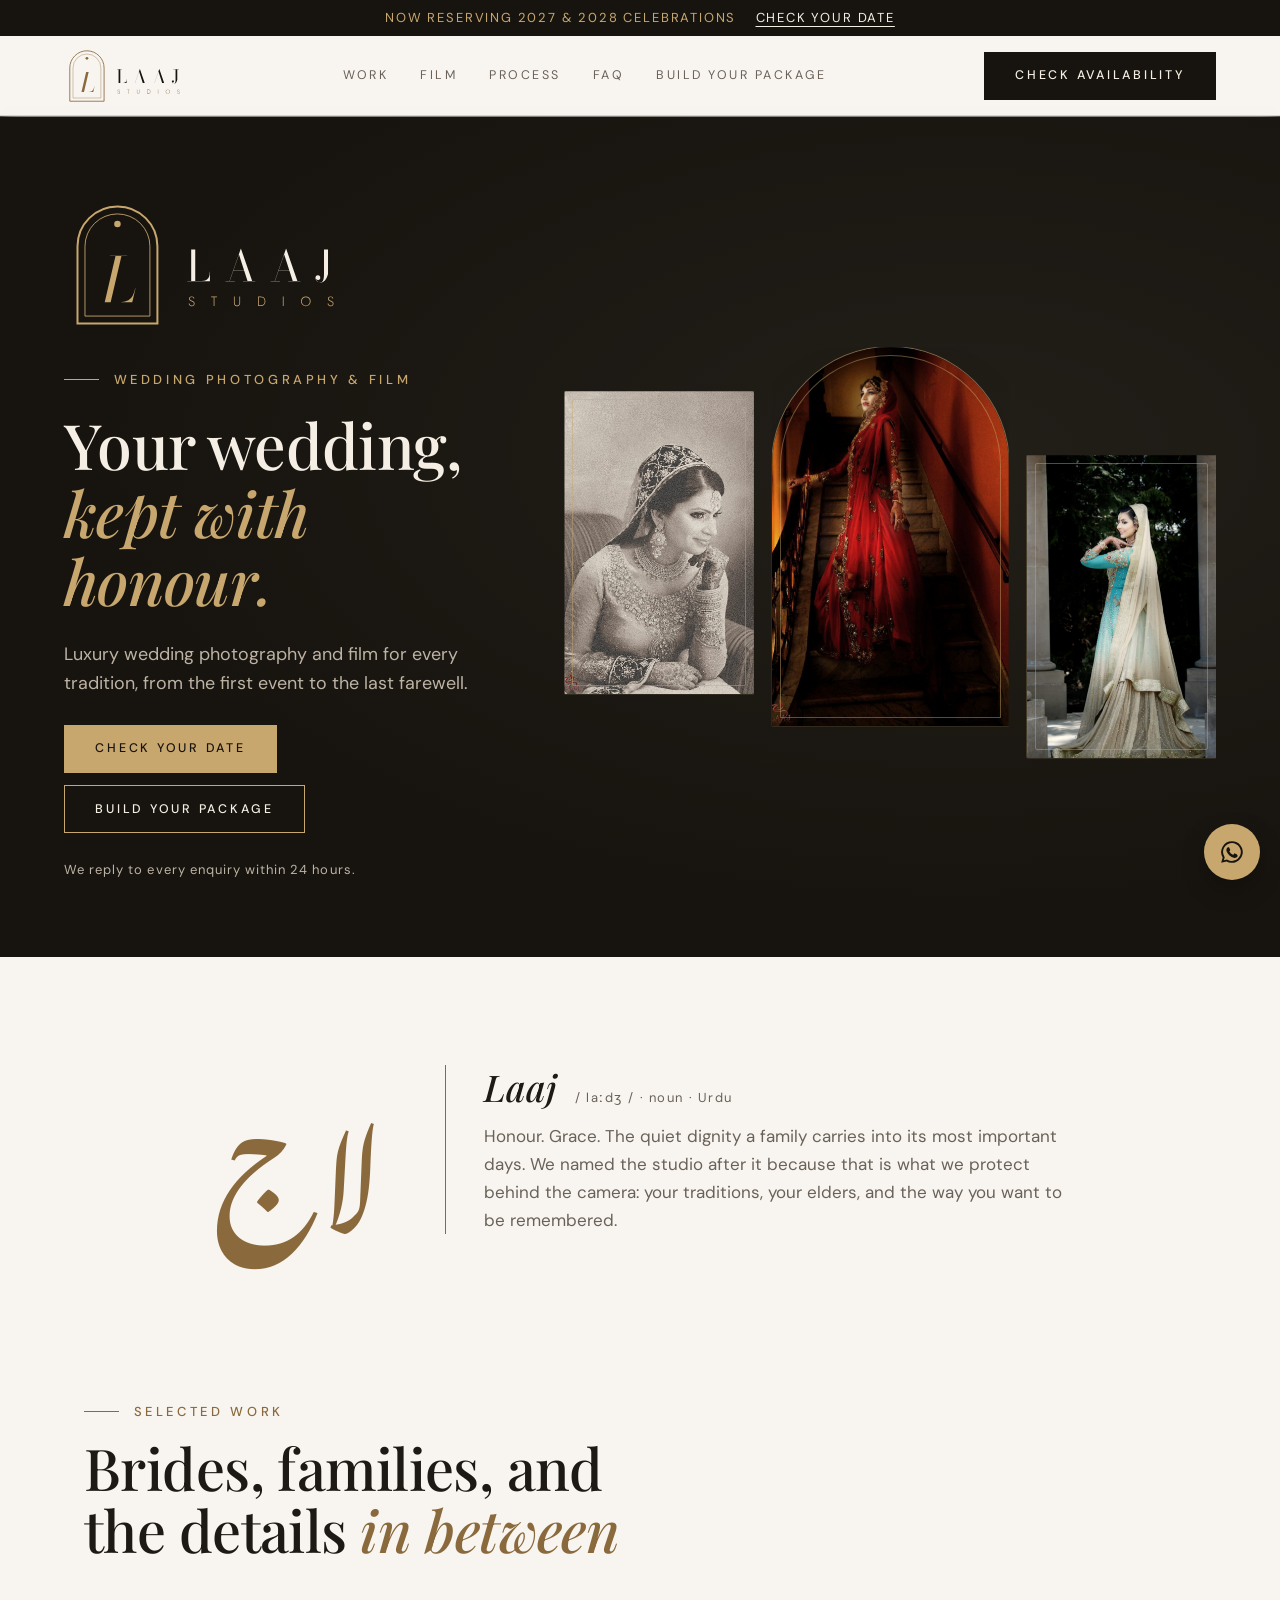
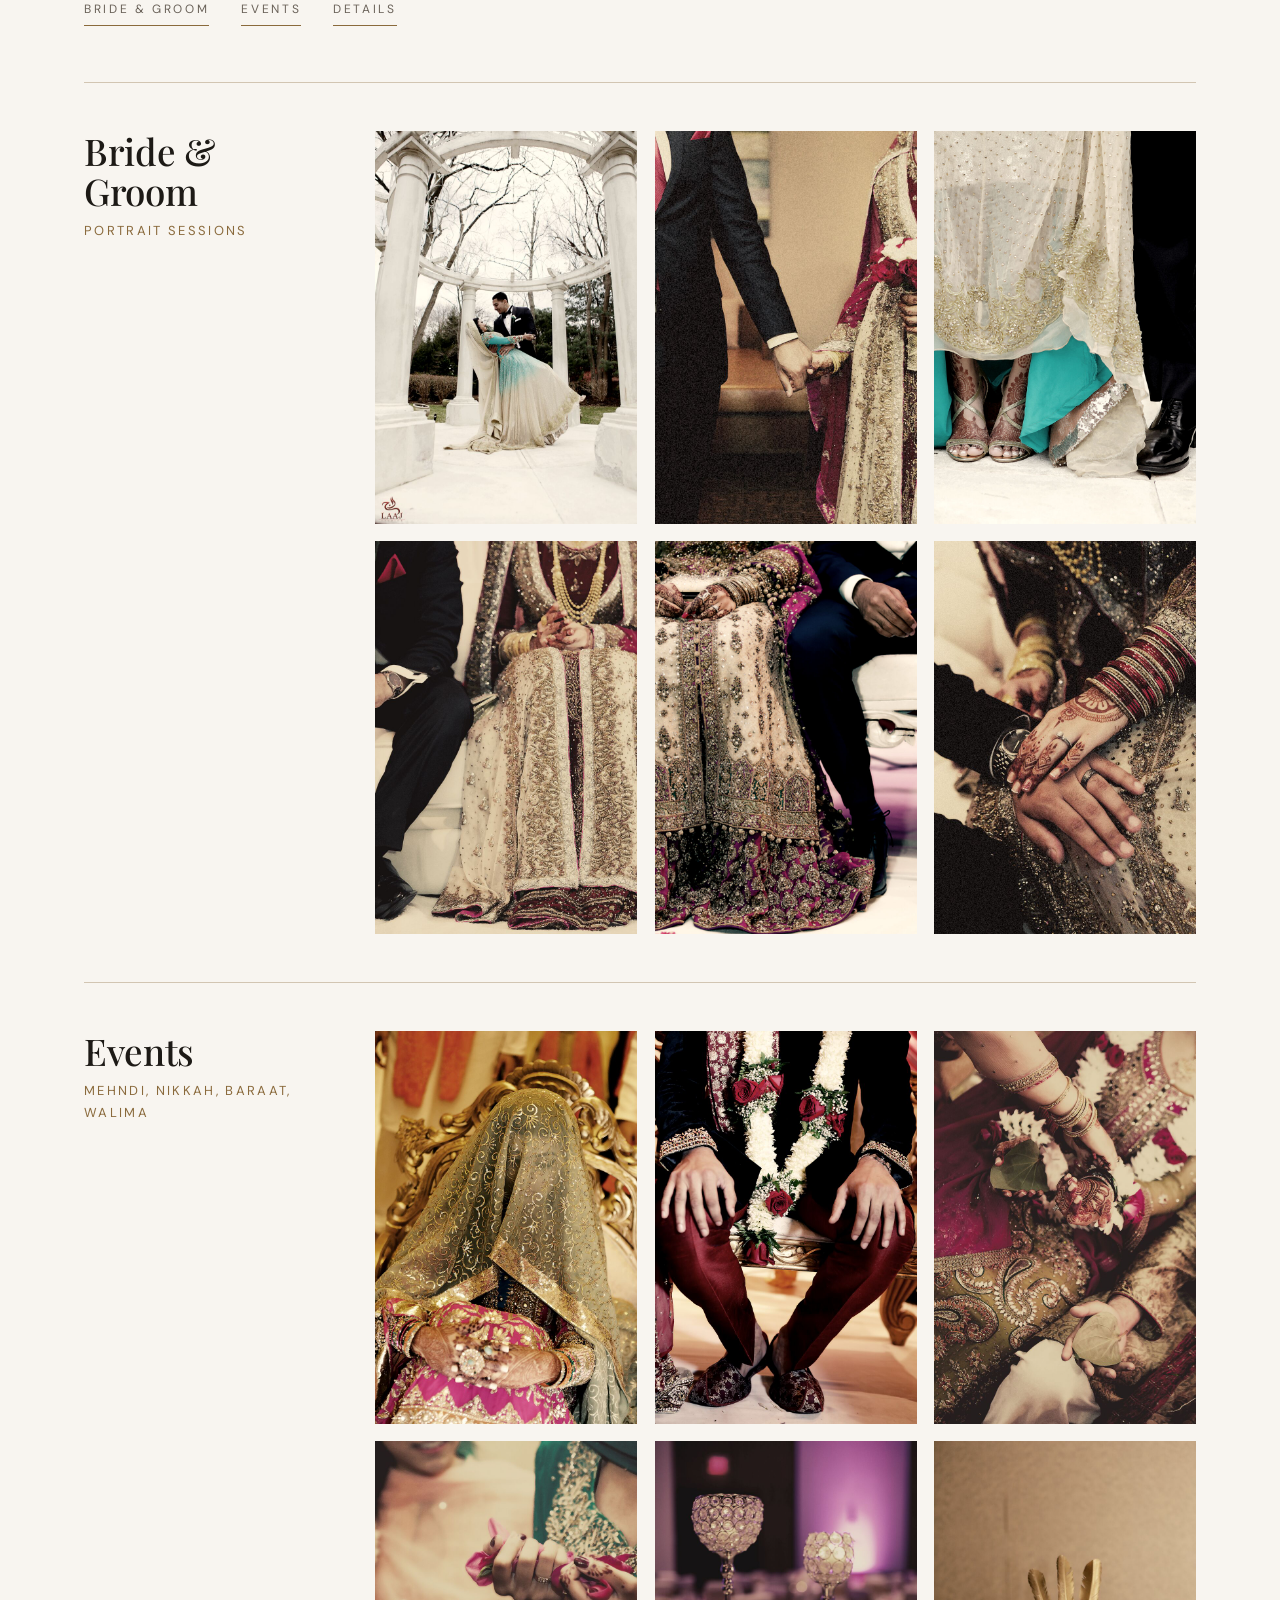
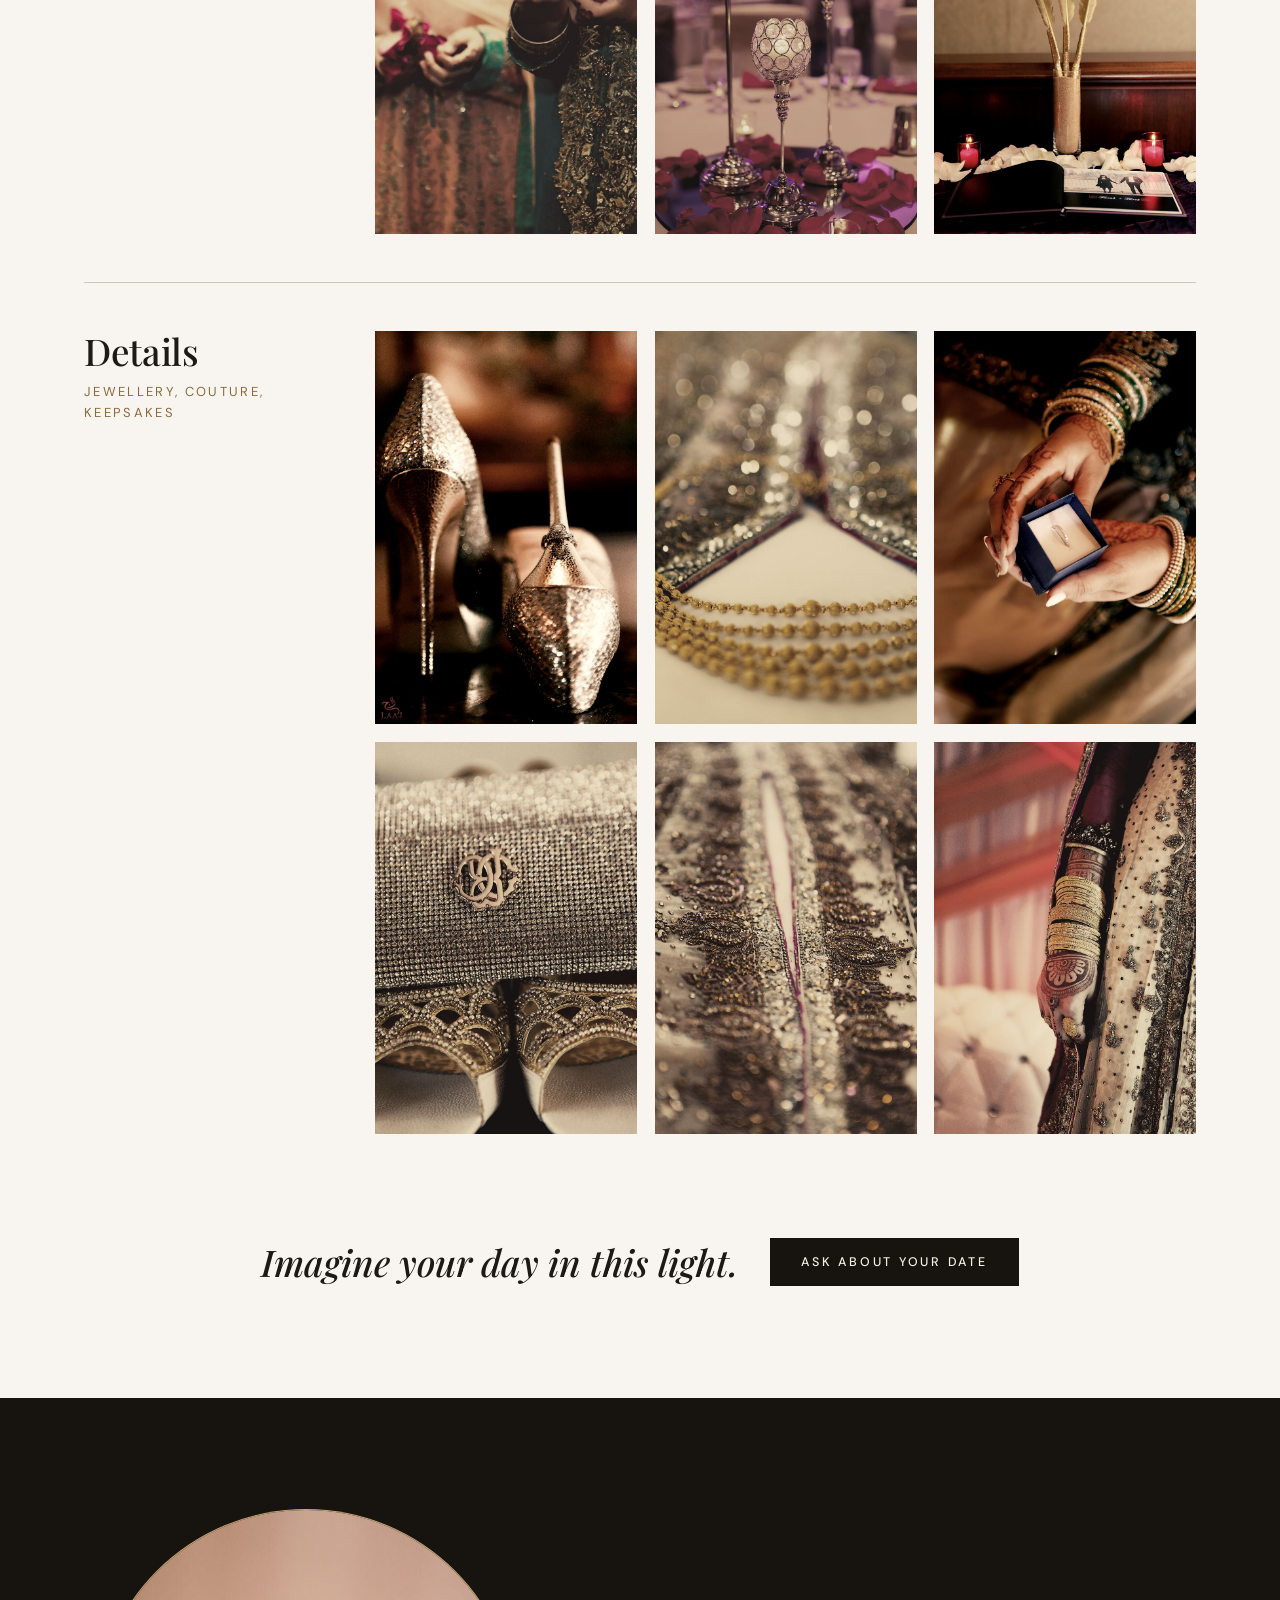
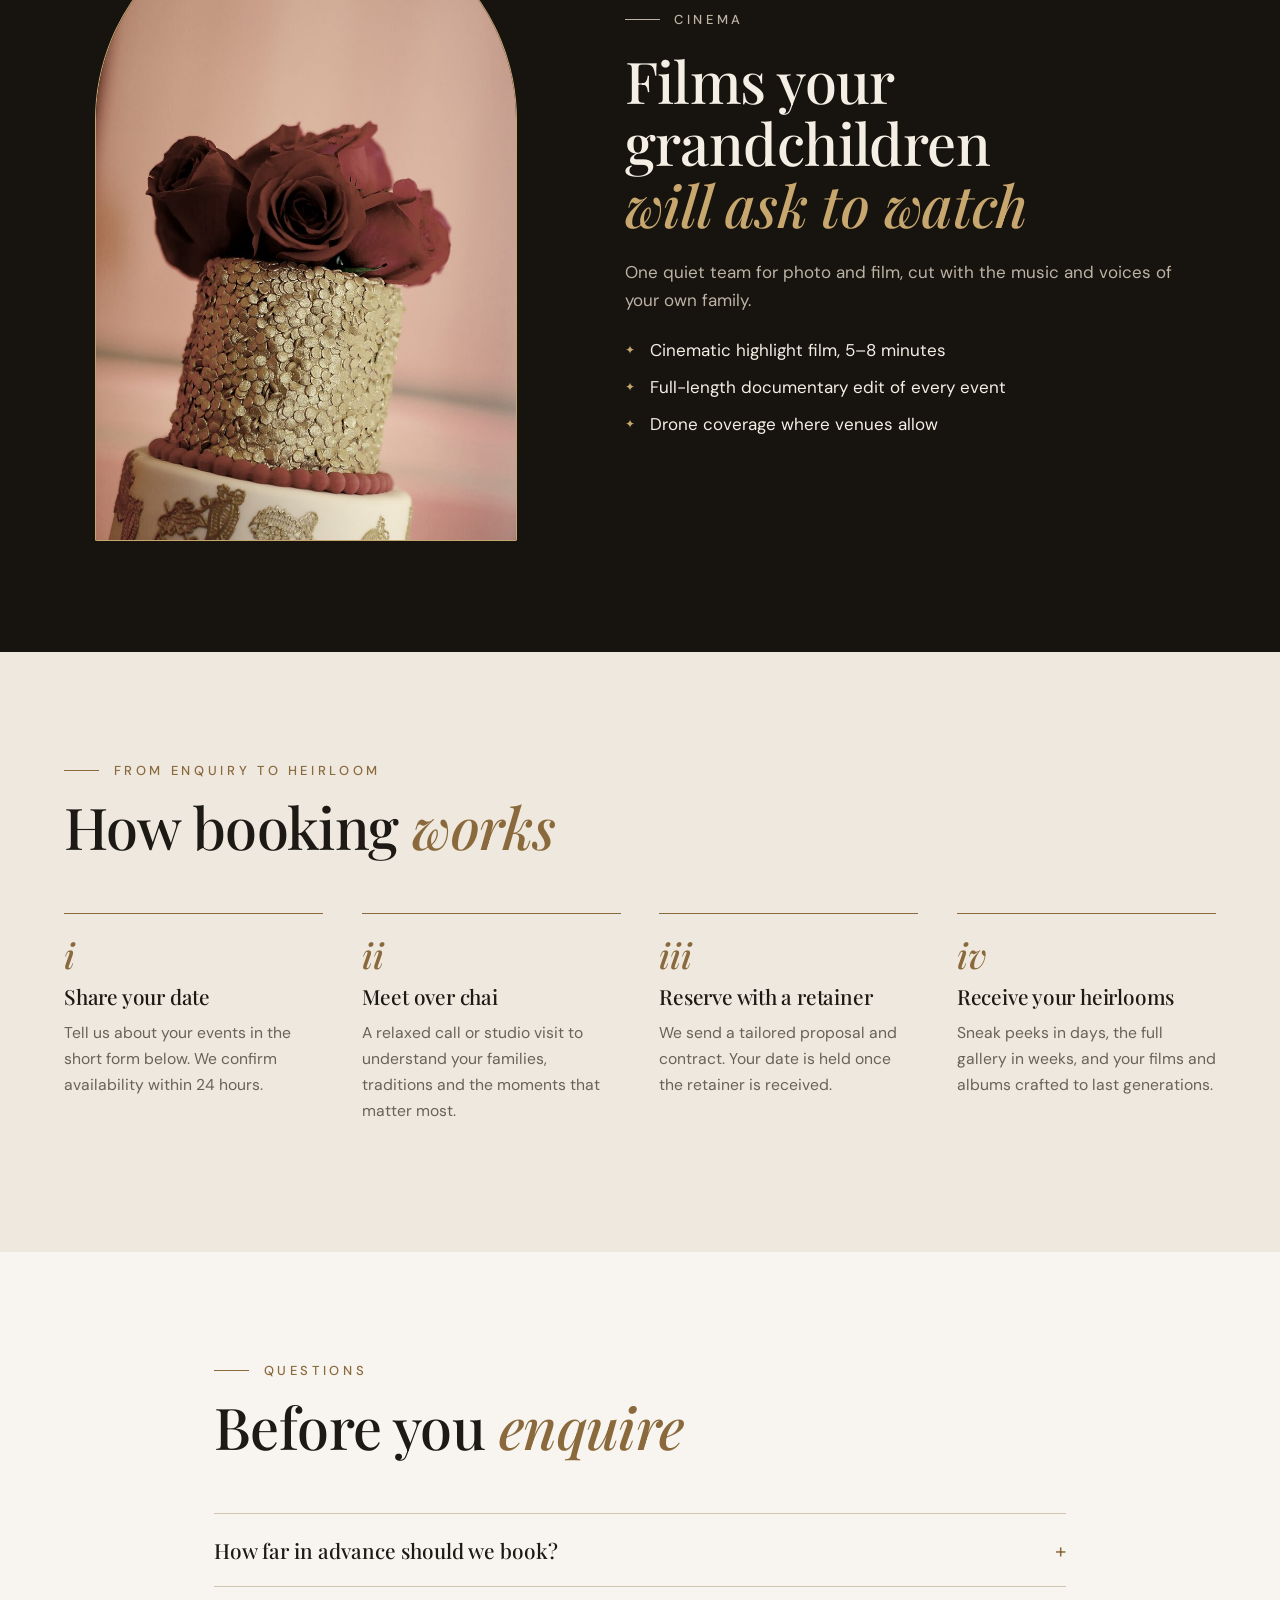
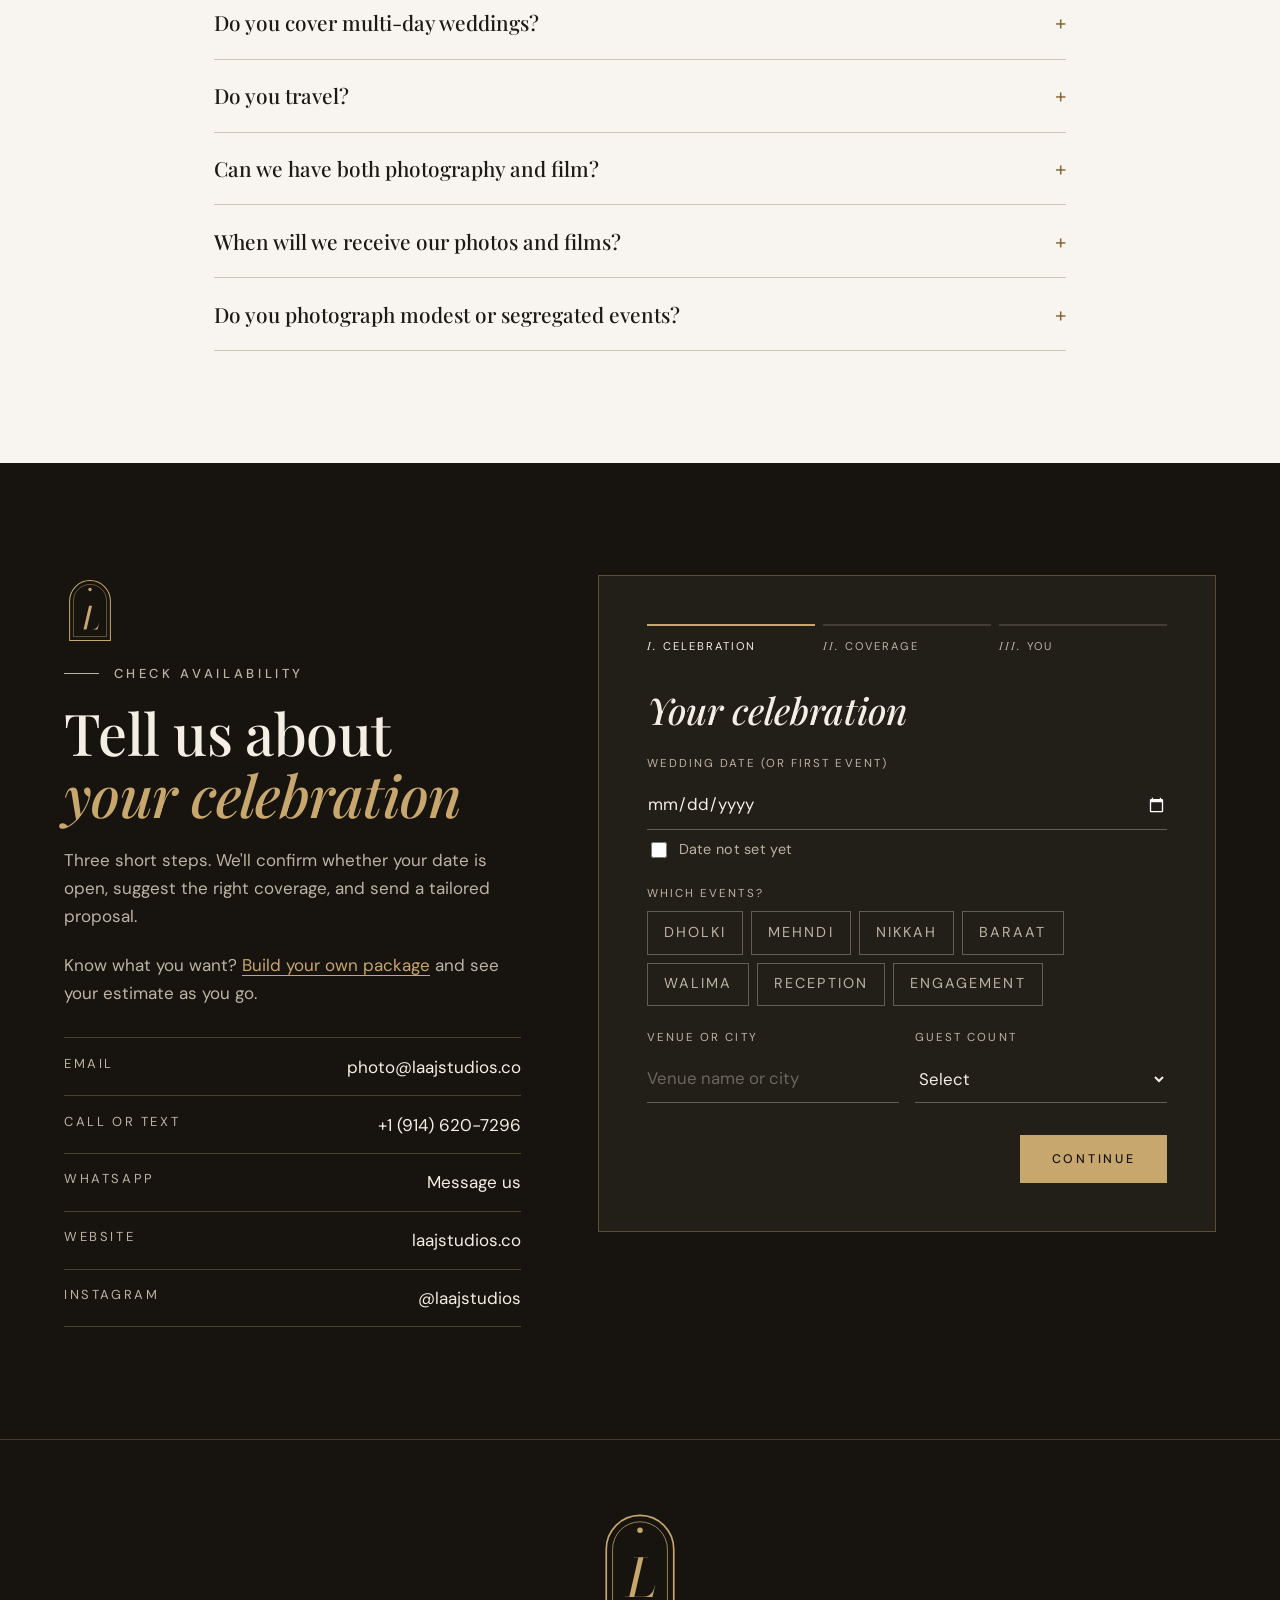
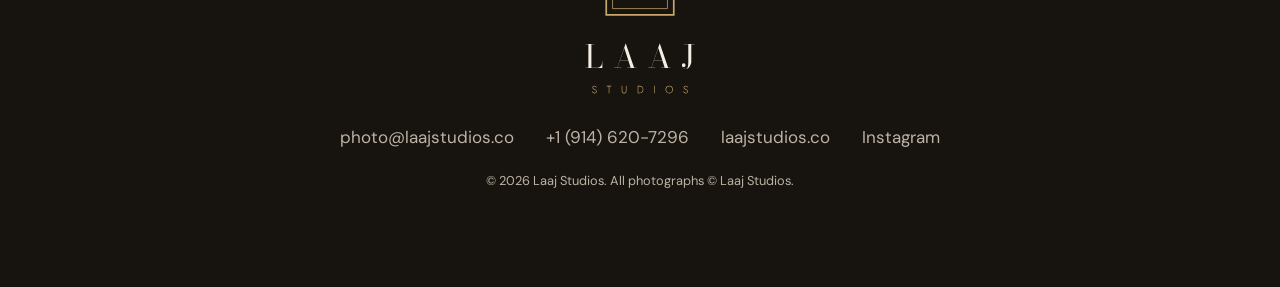
<file: index.html>
<!doctype html>
<html lang="en">
<head>
<meta charset="utf-8">
<meta name="viewport" content="width=device-width, initial-scale=1, viewport-fit=cover">
<title>Laaj Studios</title>
<meta name="description" content="Laaj Studios — luxury wedding photography and film for every tradition, captured with grace. Check your date today.">
<meta property="og:title" content="Laaj Studios · Wedding Photography & Film">
<meta property="og:description" content="Luxury wedding photography and film for every tradition.">
<meta property="og:image" content="https://laajstudios.co/images/bride-staircase.jpg">
<meta property="og:url" content="https://laajstudios.co/">
<meta property="og:type" content="website">
<link rel="canonical" href="https://laajstudios.co/">
<link rel="icon" type="image/png" href="images/favicon.png">
<link rel="apple-touch-icon" href="images/apple-touch-icon.png">
<link rel="preconnect" href="https://fonts.googleapis.com">
<link rel="preconnect" href="https://fonts.gstatic.com" crossorigin>
<link rel="stylesheet" href="https://fonts.googleapis.com/css2?family=Playfair+Display:ital,wght@0,500;0,600;1,500&family=DM+Sans:opsz,wght@9..40,400;9..40,500;9..40,600&family=Noto+Nastaliq+Urdu:wght@500&display=swap">
<link rel="stylesheet" href="css/styles.css">
<script type="application/ld+json">
{"@context":"https://schema.org","@type":"ProfessionalService","name":"Laaj Studios",
 "description":"Luxury wedding photography and film.","url":"https://laajstudios.co/",
 "telephone":"+1-914-620-7296","email":"photo@laajstudios.co","image":"https://laajstudios.co/images/bride-staircase.jpg",
 "sameAs":["https://www.instagram.com/laajstudios/"]}
</script>
</head>
<body>

<a class="skip" href="#enquire">Skip to enquiry form</a>

<div class="ribbon"><span data-cfg="bookingNote">Now reserving 2027 &amp; 2028 celebrations</span><a href="#enquire">Check your date</a></div>

<header class="nav" id="top">
  <a class="nav__brand" href="#top" aria-label="Laaj Studios home">
    <img src="images/logo-horizontal.svg" alt="Laaj Studios" width="190" height="64">
  </a>
  <nav class="nav__links" aria-label="Primary">
    <a href="#work">Work</a>
    <a href="#film">Film</a>
    <a href="#process">Process</a>
    <a href="#faq">FAQ</a>
    <a href="build.html">Build your package</a>
  </nav>
  <a class="btn btn--dark nav__cta" href="#enquire">Check availability</a>
</header>

<main>

<!-- HERO -->
<section class="hero">
  <div class="hero__text">
    <img class="hero__logo" src="images/logo-horizontal-dark.svg" alt="Laaj Studios" width="300" height="104">
    <p class="eyebrow eyebrow--gold">Wedding photography &amp; film</p>
    <h1>Your wedding,<br><em>kept with honour.</em></h1>
    <p class="hero__lede">Luxury wedding photography and film for every tradition, from the first event to the last farewell.</p>
    <div class="hero__ctas">
      <a class="btn btn--gold" href="#enquire">Check your date</a>
      <a class="btn btn--line" href="build.html">Build your package</a>
    </div>
    <p class="hero__note" data-cfg="replyPromise">We reply to every enquiry within 24 hours.</p>
  </div>
  <div class="hero__arches" aria-hidden="true">
    <figure class="arch arch--side arch--rect"><img src="images/hero-bride-classic.jpg" alt="" width="800" height="1200"></figure>
    <figure class="arch arch--centre"><img src="images/bride-staircase.jpg" alt="" width="800" height="1200"></figure>
    <figure class="arch arch--side arch--rect arch--low"><img src="images/hero-bride-colonnade.jpg" alt="" width="800" height="1200"></figure>
  </div>
</section>

<!-- MEANING -->
<section class="meaning">
  <p class="meaning__urdu" lang="ur" dir="rtl">لاج</p>
  <div class="meaning__def">
    <p class="meaning__word">Laaj <span>/ laːdʒ / · noun · Urdu</span></p>
    <p>Honour. Grace. The quiet dignity a family carries into its most important days. We named the studio after it because that is what we protect behind the camera: your traditions, your elders, and the way you want to be remembered.</p>
  </div>
</section>

<!-- WORK -->
<section class="work" id="work">
  <div class="section-head">
    <p class="eyebrow">Selected work</p>
    <h2>Brides, families, and the details <em>in between</em></h2>
  </div>
  <nav class="portfolio-nav" aria-label="Portfolio sections">
    <a href="#bride-groom">Bride &amp; Groom</a>
    <a href="#events">Events</a>
    <a href="#details">Details</a>
  </nav>
  <div class="portfolio" id="bride-groom">
    <div class="portfolio__head">
      <h3>Bride &amp; Groom</h3>
      <p class="portfolio__kicker">Portrait sessions</p>
    </div>
    <div class="gallery">
      <button class="gallery__item" data-full="images/couple-gazebo.jpg"><img src="images/couple-gazebo.jpg" alt="Couple dancing beneath a white gazebo in winter" loading="lazy" width="800" height="1200"></button>
      <button class="gallery__item" data-full="images/couple-hand-in-hand.jpg"><img src="images/couple-hand-in-hand.jpg" alt="Bride and groom walking hand in hand" loading="lazy" width="800" height="1200"></button>
      <button class="gallery__item" data-full="images/couple-hem-aqua.jpg"><img src="images/couple-hem-aqua.jpg" alt="Ivory and aqua lehenga hem beside the groom's polished shoes" loading="lazy" width="800" height="1200"></button>
      <button class="gallery__item" data-full="images/couple-seated-ivory.jpg"><img src="images/couple-seated-ivory.jpg" alt="Bride in an ivory lehenga seated beside the groom" loading="lazy" width="800" height="1200"></button>
      <button class="gallery__item" data-full="images/couple-seated-gold.jpg"><img src="images/couple-seated-gold.jpg" alt="Bride in a gold-embroidered lehenga seated beside the groom" loading="lazy" width="800" height="1200"></button>
      <button class="gallery__item" data-full="images/couple-hands-rings.jpg"><img src="images/couple-hands-rings.jpg" alt="The couple's hands, mehndi and wedding rings" loading="lazy" width="800" height="1200"></button>
    </div>
  </div>
  <div class="portfolio" id="events">
    <div class="portfolio__head">
      <h3>Events</h3>
      <p class="portfolio__kicker">Mehndi, Nikkah, Baraat, Walima</p>
    </div>
    <div class="gallery">
      <button class="gallery__item" data-full="images/event-nikkah-veil.jpg"><img src="images/event-nikkah-veil.jpg" alt="Bride beneath a gold veil on the nikkah stage" loading="lazy" width="800" height="1200"></button>
      <button class="gallery__item" data-full="images/event-baraat-groom.jpg"><img src="images/event-baraat-groom.jpg" alt="Groom seated in a rose garland at the baraat" loading="lazy" width="800" height="1200"></button>
      <button class="gallery__item" data-full="images/event-mehndi-ritual.jpg"><img src="images/event-mehndi-ritual.jpg" alt="Mehndi ritual with flowers and bangles" loading="lazy" width="800" height="1200"></button>
      <button class="gallery__item" data-full="images/event-mehndi-petals.jpg"><img src="images/event-mehndi-petals.jpg" alt="Rose petals in hennaed hands at the mehndi" loading="lazy" width="800" height="1200"></button>
      <button class="gallery__item" data-full="images/event-reception-tables.jpg"><img src="images/event-reception-tables.jpg" alt="Crystal candle centrepieces at the reception" loading="lazy" width="800" height="1200"></button>
      <button class="gallery__item" data-full="images/event-guestbook.jpg"><img src="images/event-guestbook.jpg" alt="Gilded quills beside the wedding guestbook" loading="lazy" width="800" height="1200"></button>
    </div>
  </div>
  <div class="portfolio" id="details">
    <div class="portfolio__head">
      <h3>Details</h3>
      <p class="portfolio__kicker">Jewellery, couture, keepsakes</p>
    </div>
    <div class="gallery">
      <button class="gallery__item" data-full="images/detail-heels.jpg"><img src="images/detail-heels.jpg" alt="Gold glitter bridal heels in warm light" loading="lazy" width="800" height="1200"></button>
      <button class="gallery__item" data-full="images/detail-necklace.jpg"><img src="images/detail-necklace.jpg" alt="Gold bridal necklace laid on an embroidered neckline" loading="lazy" width="800" height="1200"></button>
      <button class="gallery__item" data-full="images/detail-ring-box.jpg"><img src="images/detail-ring-box.jpg" alt="Mehndi-adorned hands in gold bangles opening a ring box" loading="lazy" width="800" height="1200"></button>
      <button class="gallery__item" data-full="images/detail-clutch.jpg"><img src="images/detail-clutch.jpg" alt="Jewelled bridal clutch above crystal heels" loading="lazy" width="800" height="1200"></button>
      <button class="gallery__item" data-full="images/detail-embroidery.jpg"><img src="images/detail-embroidery.jpg" alt="Close detail of zardozi embroidery" loading="lazy" width="800" height="1200"></button>
      <button class="gallery__item" data-full="images/detail-bangles.jpg"><img src="images/detail-bangles.jpg" alt="Stacked gold bangles against an embroidered lehenga" loading="lazy" width="800" height="1200"></button>
    </div>
  </div>
  <div class="inline-cta">
    <p>Imagine your day in this light.</p>
    <a class="btn btn--dark" href="#enquire">Ask about your date</a>
  </div>
</section>

<!-- FILM -->
<section class="film" id="film">
  <figure class="film__still">
    <img src="images/decor-wedding-cake.jpg" alt="Gold-sequined wedding cake crowned with deep red roses" loading="lazy" width="800" height="1200">
  </figure>
  <div class="film__text">
    <p class="eyebrow eyebrow--gold">Cinema</p>
    <h2>Films your grandchildren <em>will ask to watch</em></h2>
    <p>One quiet team for photo and film, cut with the music and voices of your own family.</p>
    <ul class="ticks">
      <li>Cinematic highlight film, 5–8 minutes</li>
      <li>Full-length documentary edit of every event</li>
      <li>Drone coverage where venues allow</li>
    </ul>
    <a class="btn btn--line" data-cfg-href="filmUrl" href="#" target="_blank" rel="noopener" hidden>Watch the film</a>
  </div>
</section>

<!-- PROCESS (a real sequence, so the steps are numbered) -->
<section class="process" id="process">
  <div class="section-head">
    <p class="eyebrow">From enquiry to heirloom</p>
    <h2>How booking <em>works</em></h2>
  </div>
  <ol class="steps">
    <li><span class="steps__n">i</span><h3>Share your date</h3><p>Tell us about your events in the short form below. We confirm availability within 24 hours.</p></li>
    <li><span class="steps__n">ii</span><h3>Meet over chai</h3><p>A relaxed call or studio visit to understand your families, traditions and the moments that matter most.</p></li>
    <li><span class="steps__n">iii</span><h3>Reserve with a retainer</h3><p>We send a tailored proposal and contract. Your date is held once the retainer is received.</p></li>
    <li><span class="steps__n">iv</span><h3>Receive your heirlooms</h3><p>Sneak peeks in days, the full gallery in weeks, and your films and albums crafted to last generations.</p></li>
  </ol>
</section>

<!-- FAQ -->
<section class="faq" id="faq">
  <div class="section-head">
    <p class="eyebrow">Questions</p>
    <h2>Before you <em>enquire</em></h2>
  </div>
  <div class="faq__list">
    <details>
      <summary>How far in advance should we book?</summary>
      <p>Most of our couples reserve 9 to 14 months ahead, and peak-season Saturdays go first. If your date is sooner, ask anyway; we keep a few dates open for short-notice celebrations.</p>
    </details>
    <details>
      <summary>Do you cover multi-day weddings?</summary>
      <p>Yes, it is most of what we do. Dholki, mehndi, nikkah, baraat, walima and reception can be covered individually or together as one multi-day booking.</p>
    </details>
    <details>
      <summary>Do you travel?</summary>
      <p>Yes, wherever your celebration takes place. Any travel is quoted at cost in your proposal.</p>
    </details>
    <details>
      <summary>Can we have both photography and film?</summary>
      <p>We recommend it. One studio means one team that plans together and never gets in each other's frames. Booking both together is priced below hiring two separate vendors.</p>
    </details>
    <details>
      <summary>When will we receive our photos and films?</summary>
      <p>A sneak peek within 72 hours, the full gallery within 6 to 8 weeks, and films within 10 to 12 weeks. Albums are designed with you once the gallery is delivered.</p>
    </details>
    <details>
      <summary>Do you photograph modest or segregated events?</summary>
      <p>Yes. We can provide women photographers and cinematographers for ladies-only events and are always respectful of family and religious preferences.</p>
    </details>
  </div>
</section>

<!-- ENQUIRY FUNNEL -->
<section class="enquire" id="enquire">
  <div class="enquire__intro">
    <img src="images/monogram-gold.svg" alt="" width="60" height="80" class="enquire__mark">
    <p class="eyebrow eyebrow--gold">Check availability</p>
    <h2>Tell us about <em>your celebration</em></h2>
    <p>Three short steps. We'll confirm whether your date is open, suggest the right coverage, and send a tailored proposal.</p>
    <p class="enquire__alt">Know what you want? <a href="build.html">Build your own package</a> and see your estimate as you go.</p>
    <ul class="contact-list">
      <li><span>Email</span><a data-cfg="email" data-cfg-href="mailto" href="mailto:photo@laajstudios.co">photo@laajstudios.co</a></li>
      <li><span>Call or text</span><a data-cfg="phoneDisplay" data-cfg-href="tel" href="tel:+19146207296">+1 (914) 620-7296</a></li>
      <li><span>WhatsApp</span><a data-cfg-href="whatsapp" href="#" target="_blank" rel="noopener">Message us</a></li>
      <li><span>Website</span><a href="https://laajstudios.co" target="_blank" rel="noopener">laajstudios.co</a></li>
      <li><span>Instagram</span><a data-cfg-href="instagram" href="https://www.instagram.com/laajstudios/" target="_blank" rel="noopener">@laajstudios</a></li>
    </ul>
  </div>

  <form class="form" id="enquiry-form" novalidate>
    <ol class="form__progress" aria-label="Form progress">
      <li class="is-active">Celebration</li>
      <li>Coverage</li>
      <li>You</li>
    </ol>

    <fieldset class="form__step is-active" data-step="1">
      <legend>Your celebration</legend>
      <div class="field">
        <label for="f-date">Wedding date (or first event)</label>
        <input id="f-date" name="wedding_date" type="date" required>
        <label class="check check--inline"><input id="f-date-flex" type="checkbox" name="date_flexible" value="yes"> Date not set yet</label>
      </div>
      <div class="field">
        <span class="field__label" id="events-label">Which events?</span>
        <div class="chips" role="group" aria-labelledby="events-label">
          <label class="chip"><input type="checkbox" name="events" value="Dholki"><span>Dholki</span></label>
          <label class="chip"><input type="checkbox" name="events" value="Mehndi"><span>Mehndi</span></label>
          <label class="chip"><input type="checkbox" name="events" value="Nikkah"><span>Nikkah</span></label>
          <label class="chip"><input type="checkbox" name="events" value="Baraat"><span>Baraat</span></label>
          <label class="chip"><input type="checkbox" name="events" value="Walima"><span>Walima</span></label>
          <label class="chip"><input type="checkbox" name="events" value="Reception"><span>Reception</span></label>
          <label class="chip"><input type="checkbox" name="events" value="Engagement"><span>Engagement</span></label>
        </div>
      </div>
      <div class="field-row">
        <div class="field">
          <label for="f-venue">Venue or city</label>
          <input id="f-venue" name="venue" type="text" placeholder="Venue name or city" autocomplete="off">
        </div>
        <div class="field">
          <label for="f-guests">Guest count</label>
          <select id="f-guests" name="guests">
            <option value="">Select</option>
            <option>Under 150</option>
            <option>150–300</option>
            <option>300–500</option>
            <option>500+</option>
          </select>
        </div>
      </div>
      <div class="form__nav"><span></span><button type="button" class="btn btn--gold" data-next>Continue</button></div>
    </fieldset>

    <fieldset class="form__step" data-step="2">
      <legend>Coverage</legend>
      <div class="field">
        <span class="field__label" id="cov-label">What would you like?</span>
        <div class="chips" role="radiogroup" aria-labelledby="cov-label">
          <label class="chip"><input type="radio" name="coverage" value="Photography" required><span>Photography</span></label>
          <label class="chip"><input type="radio" name="coverage" value="Film"><span>Film</span></label>
          <label class="chip"><input type="radio" name="coverage" value="Photography & Film" checked><span>Photography &amp; film</span></label>
        </div>
      </div>
      <div class="field">
        <label for="f-budget">Investment for photo &amp; film</label>
        <select id="f-budget" name="budget">
          <option value="">Select a range</option>
          <option>$4,000–$7,000</option>
          <option>$7,000–$12,000</option>
          <option>$12,000–$20,000</option>
          <option>$20,000+</option>
        </select>
      </div>
      <div class="form__nav"><button type="button" class="btn btn--text" data-back>Back</button><button type="button" class="btn btn--gold" data-next>Continue</button></div>
    </fieldset>

    <fieldset class="form__step" data-step="3">
      <legend>About you</legend>
      <div class="field-row">
        <div class="field">
          <label for="f-name">Your name</label>
          <input id="f-name" name="name" type="text" autocomplete="name" required>
        </div>
        <div class="field">
          <label for="f-partner">Partner's name</label>
          <input id="f-partner" name="partner" type="text">
        </div>
      </div>
      <div class="field-row">
        <div class="field">
          <label for="f-email">Email</label>
          <input id="f-email" name="email" type="email" autocomplete="email" required>
        </div>
        <div class="field">
          <label for="f-phone">Phone</label>
          <input id="f-phone" name="phone" type="tel" autocomplete="tel" required>
        </div>
      </div>
      <div class="field">
        <span class="field__label" id="pref-label">Best way to reach you</span>
        <div class="chips" role="radiogroup" aria-labelledby="pref-label">
          <label class="chip"><input type="radio" name="contact_pref" value="WhatsApp" checked><span>WhatsApp</span></label>
          <label class="chip"><input type="radio" name="contact_pref" value="Text"><span>Text</span></label>
          <label class="chip"><input type="radio" name="contact_pref" value="Call"><span>Call</span></label>
          <label class="chip"><input type="radio" name="contact_pref" value="Email"><span>Email</span></label>
        </div>
      </div>
      <div class="field">
        <label for="f-source">How did you find us?</label>
        <select id="f-source" name="source">
          <option value="">Select</option>
          <option>Instagram</option>
          <option>Google</option>
          <option>Referred by a friend or family</option>
          <option>Venue or planner</option>
          <option>Facebook</option>
          <option>Other</option>
        </select>
      </div>
      <div class="field">
        <label for="f-message">Anything else we should know?</label>
        <textarea id="f-message" name="message" rows="3" placeholder="Your vision, traditions, must-have moments…"></textarea>
      </div>
      <input type="text" name="_gotcha" class="hp" tabindex="-1" autocomplete="off" aria-hidden="true">
      <div class="form__nav"><button type="button" class="btn btn--text" data-back>Back</button><button type="submit" class="btn btn--gold">Check my date</button></div>
      <p class="form__privacy">Your details are only used to reply to your enquiry.</p>
    </fieldset>

    <p class="form__error" role="alert" hidden></p>

    <div class="form__done" hidden tabindex="-1">
      <img src="images/monogram-gold.svg" alt="" width="45" height="60">
      <h3 class="form__done-title">Thank you. Your enquiry is with us.</h3>
      <p class="form__done-text">We'll check the calendar and reply within 24 hours. For the fastest answer, send us a quick WhatsApp now.</p>
      <a class="btn btn--gold" data-whatsapp-summary href="#" target="_blank" rel="noopener">Continue on WhatsApp</a>
    </div>
  </form>
</section>

</main>

<footer class="footer">
  <img src="images/logo-stacked-dark.svg" alt="Laaj Studios" width="140" height="215" class="footer__logo">
  <p class="footer__links">
    <a data-cfg="email" data-cfg-href="mailto" href="mailto:photo@laajstudios.co">photo@laajstudios.co</a>
    <a data-cfg="phoneDisplay" data-cfg-href="tel" href="tel:+19146207296">+1 (914) 620-7296</a>
    <a href="https://laajstudios.co">laajstudios.co</a>
    <a data-cfg-href="instagram" href="https://www.instagram.com/laajstudios/" target="_blank" rel="noopener">Instagram</a>
  </p>
  <p class="footer__copy">© <span id="year">2026</span> Laaj Studios. All photographs © Laaj Studios.</p>
</footer>

<!-- Persistent conversion paths -->
<a class="wa-float" data-cfg-href="whatsapp" href="#" target="_blank" rel="noopener" aria-label="Chat with Laaj Studios on WhatsApp">
  <svg viewBox="0 0 24 24" width="26" height="26" aria-hidden="true"><path fill="currentColor" d="M12 2a10 10 0 0 0-8.6 15.1L2 22l5-1.3A10 10 0 1 0 12 2Zm0 18.2a8.2 8.2 0 0 1-4.2-1.1l-.3-.2-3 .8.8-2.9-.2-.3A8.2 8.2 0 1 1 12 20.2Zm4.5-6.1c-.2-.1-1.5-.7-1.7-.8-.2-.1-.4-.1-.6.1l-.8 1c-.1.2-.3.2-.5.1a6.7 6.7 0 0 1-3.3-2.9c-.3-.4.2-.4.7-1.3.1-.2 0-.3 0-.4l-.8-1.8c-.2-.5-.4-.4-.6-.4h-.5c-.2 0-.4.1-.7.3-.2.3-.9.9-.9 2.2s.9 2.5 1 2.7c.1.2 1.8 2.8 4.4 3.9 1.6.7 2.3.8 3.1.6.5-.1 1.5-.6 1.7-1.2.2-.6.2-1.1.2-1.2-.1-.1-.3-.2-.5-.3Z"/></svg>
</a>
<nav class="mobile-bar" aria-label="Quick contact">
  <a data-cfg-href="tel" href="#">Call</a>
  <a data-cfg-href="sms" href="#">Text</a>
  <a data-cfg-href="whatsapp" href="#" target="_blank" rel="noopener">WhatsApp</a>
  <a href="#enquire" class="mobile-bar__primary">Enquire</a>
</nav>

<dialog class="lightbox" id="lightbox" aria-label="Photo viewer">
  <button class="lightbox__close" type="button" aria-label="Close">×</button>
  <button class="lightbox__nav lightbox__nav--prev" type="button" aria-label="Previous photo">‹</button>
  <img alt="">
  <button class="lightbox__nav lightbox__nav--next" type="button" aria-label="Next photo">›</button>
</dialog>

<script src="js/config.js"></script>
<script src="js/main.js"></script>
</body>
</html>
</file>
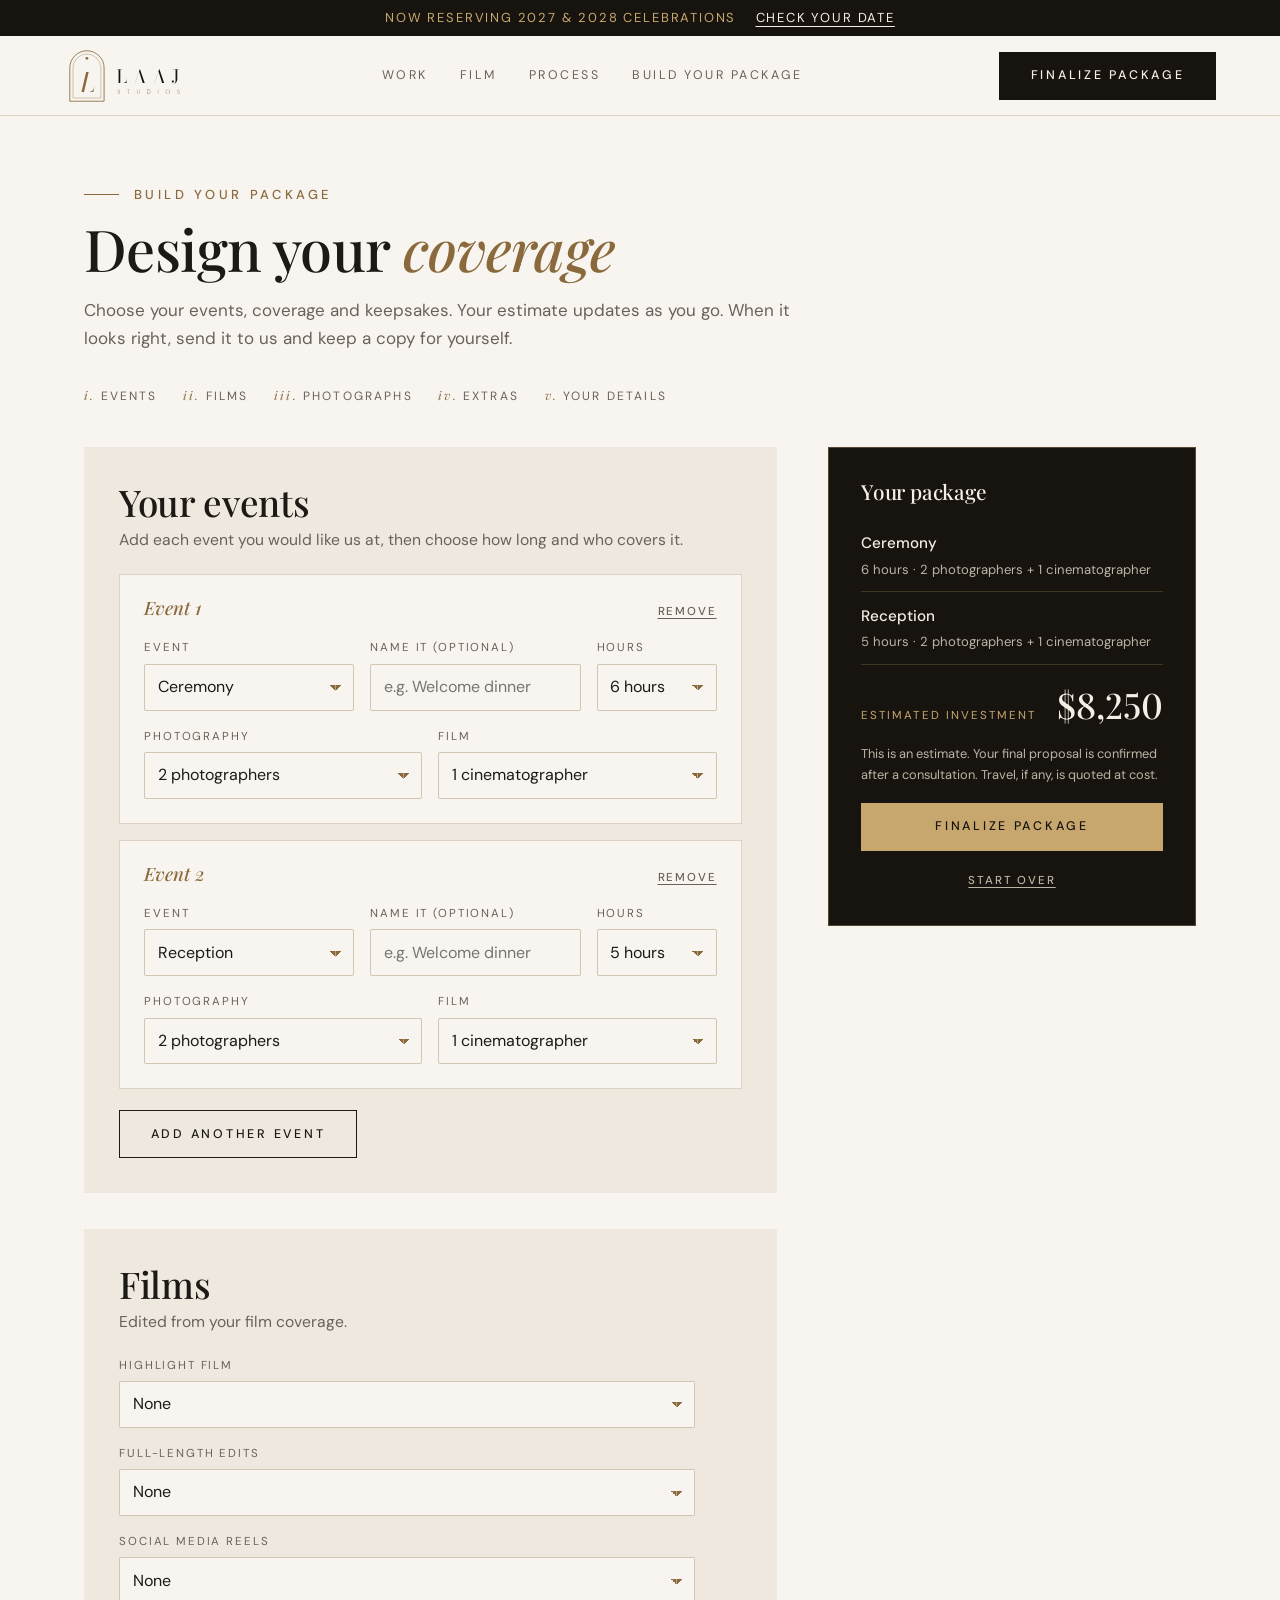
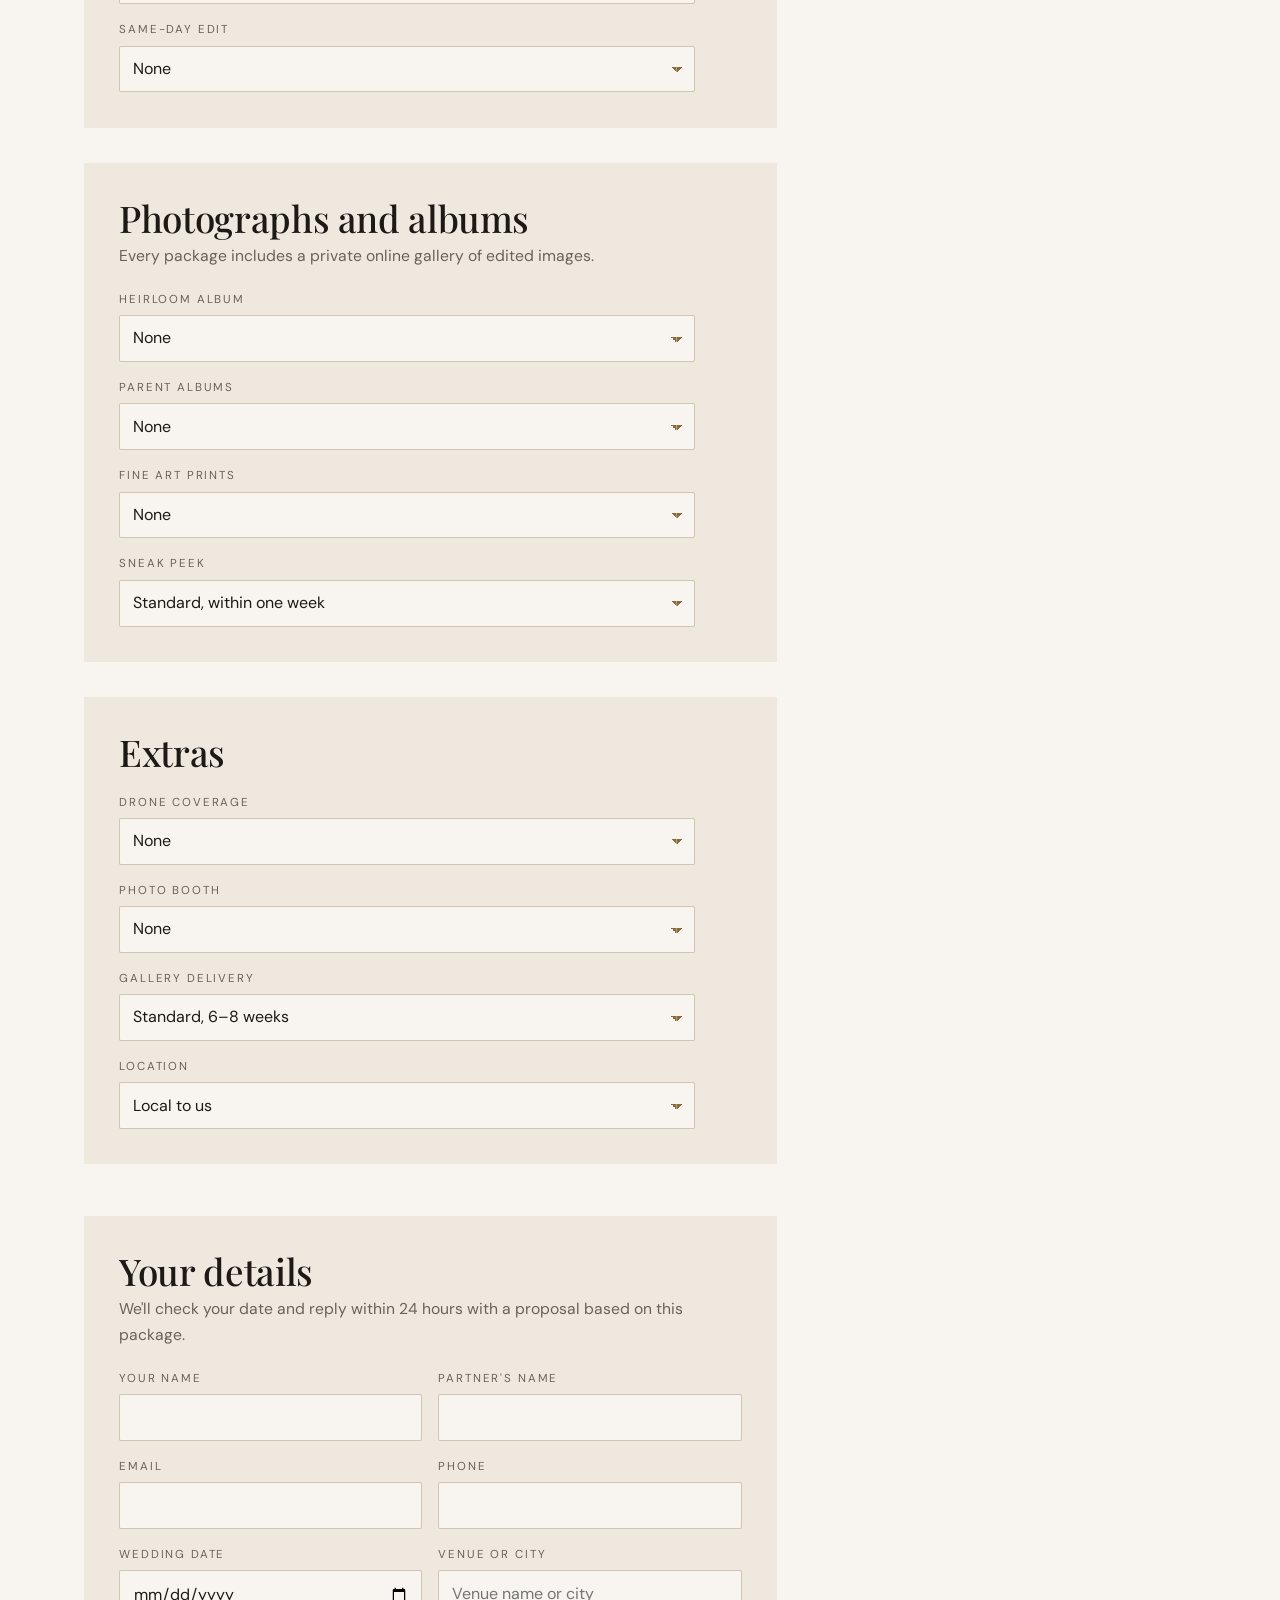
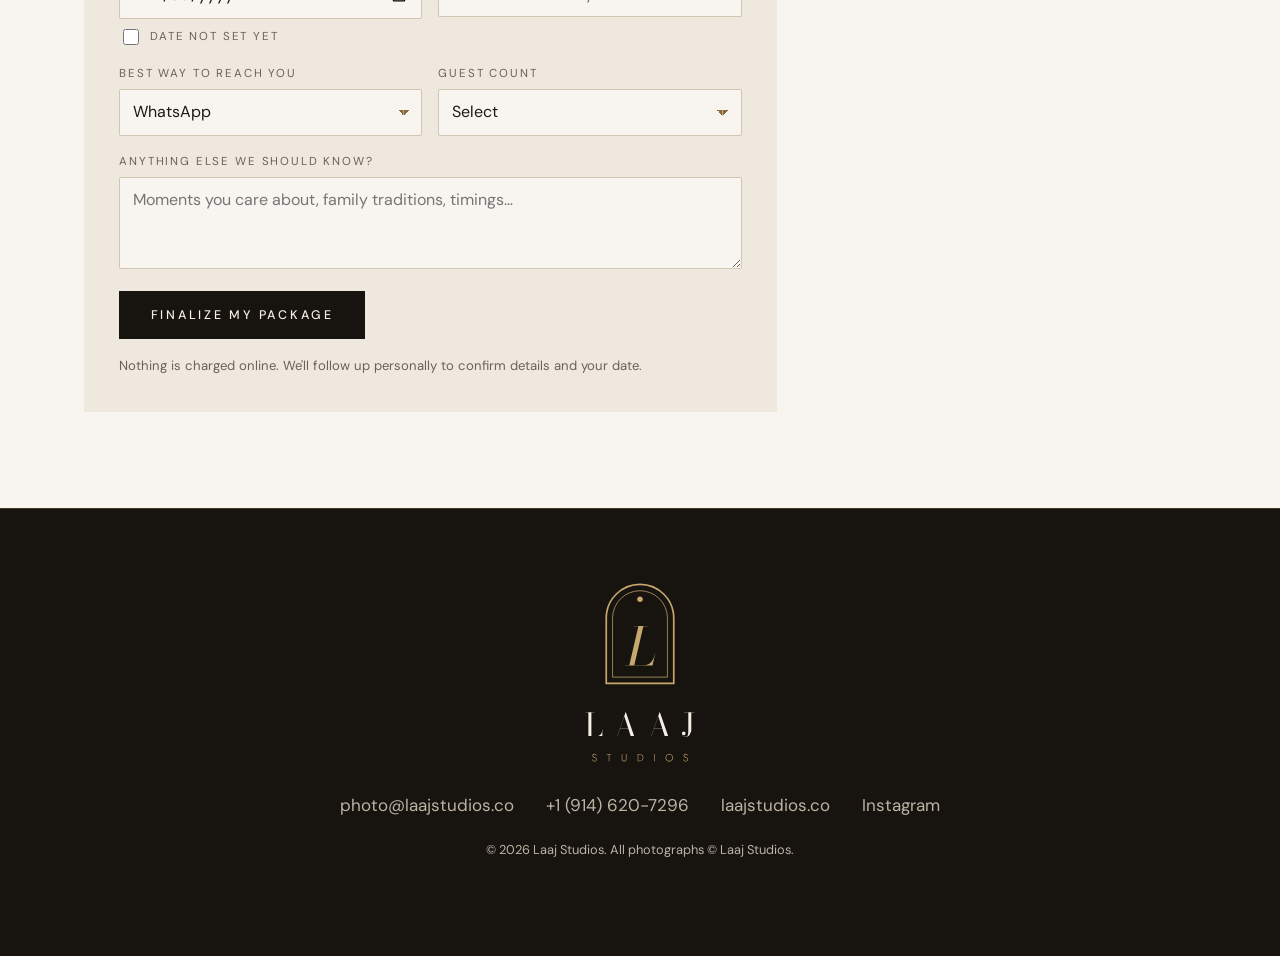
<file: build.html>
<!doctype html>
<html lang="en">
<head>
<meta charset="utf-8">
<meta name="viewport" content="width=device-width, initial-scale=1, viewport-fit=cover">
<title>Build Your Package · Laaj Studios</title>
<meta name="description" content="Design your own wedding photography and film package with Laaj Studios. Choose your events, coverage, films and albums and see your estimate update as you go.">
<meta property="og:title" content="Build your package · Laaj Studios">
<meta property="og:description" content="Choose your events, coverage, films and albums, and see your estimate as you go.">
<meta property="og:image" content="https://laajstudios.co/images/bride-staircase.jpg">
<meta property="og:url" content="https://laajstudios.co/build">
<link rel="canonical" href="https://laajstudios.co/build">
<link rel="icon" type="image/png" href="images/favicon.png">
<link rel="apple-touch-icon" href="images/apple-touch-icon.png">
<link rel="preconnect" href="https://fonts.googleapis.com">
<link rel="preconnect" href="https://fonts.gstatic.com" crossorigin>
<link rel="stylesheet" href="https://fonts.googleapis.com/css2?family=Playfair+Display:ital,wght@0,500;0,600;1,500&family=DM+Sans:opsz,wght@9..40,400;9..40,500;9..40,600&display=swap">
<link rel="stylesheet" href="css/styles.css">
<link rel="stylesheet" href="css/builder.css">
</head>
<body class="page-builder">

<a class="skip" href="#builder">Skip to the package builder</a>

<div class="ribbon"><span data-cfg="bookingNote">Now reserving 2027 &amp; 2028 celebrations</span><a href="index.html#enquire">Check your date</a></div>

<header class="nav" id="top">
  <a class="nav__brand" href="index.html" aria-label="Laaj Studios home">
    <img src="images/logo-horizontal.svg" alt="Laaj Studios" width="190" height="64">
  </a>
  <nav class="nav__links" aria-label="Primary">
    <a href="index.html#work">Work</a>
    <a href="index.html#film">Film</a>
    <a href="index.html#process">Process</a>
    <a href="build.html" aria-current="page">Build your package</a>
  </nav>
  <a class="btn btn--dark nav__cta" href="#details">Finalize package</a>
</header>

<main id="builder">

  <section class="b-hero">
    <p class="eyebrow">Build your package</p>
    <h1>Design your <em>coverage</em></h1>
    <p class="b-hero__lede">Choose your events, coverage and keepsakes. Your estimate updates as you go. When it looks right, send it to us and keep a copy for yourself.</p>
    <ol class="b-steps" aria-label="Steps">
      <li><a href="#b-events">Events</a></li>
      <li><a href="#b-films">Films</a></li>
      <li><a href="#b-photos">Photographs</a></li>
      <li><a href="#b-extras">Extras</a></li>
      <li><a href="#details">Your details</a></li>
    </ol>
  </section>

  <div class="b-grid">
    <div class="b-main">

      <section class="b-section" id="b-events" aria-labelledby="b-events-title">
        <div class="b-section__head">
          <h2 id="b-events-title">Your events</h2>
          <p>Add each event you would like us at, then choose how long and who covers it.</p>
        </div>
        <div class="b-events" id="event-list"></div>
        <button type="button" class="btn btn--line-dark b-add" id="add-event">Add another event</button>
      </section>

      <div id="b-sections"></div>
    </div>

    <aside class="b-summary" id="summary" aria-labelledby="summary-title">
      <div class="b-summary__card">
        <h2 id="summary-title">Your package</h2>
        <ul class="b-lines" id="summary-lines" aria-live="polite"></ul>
        <div class="b-total">
          <span>Estimated investment</span>
          <strong id="summary-total">$0</strong>
        </div>
        <p class="b-note" id="summary-note"></p>
        <a class="btn btn--gold b-summary__cta" href="#details">Finalize package</a>
        <button type="button" class="b-reset" id="reset-package">Start over</button>
      </div>
    </aside>

    <section class="b-section b-details" id="details" aria-labelledby="details-title">
      <div class="b-section__head">
        <h2 id="details-title">Your details</h2>
        <p>We'll check your date and reply within 24 hours with a proposal based on this package.</p>
      </div>
      <form class="b-form" id="package-form" novalidate>
        <div class="b-row">
          <div class="b-field">
            <label for="p-name">Your name</label>
            <input id="p-name" name="name" type="text" autocomplete="name" required>
          </div>
          <div class="b-field">
            <label for="p-partner">Partner's name</label>
            <input id="p-partner" name="partner" type="text">
          </div>
        </div>
        <div class="b-row">
          <div class="b-field">
            <label for="p-email">Email</label>
            <input id="p-email" name="email" type="email" autocomplete="email" required>
          </div>
          <div class="b-field">
            <label for="p-phone">Phone</label>
            <input id="p-phone" name="phone" type="tel" autocomplete="tel" required>
          </div>
        </div>
        <div class="b-row">
          <div class="b-field">
            <label for="p-date">Wedding date</label>
            <input id="p-date" name="wedding_date" type="date">
            <label class="b-check"><input id="p-date-flex" type="checkbox" name="date_flexible" value="yes"> Date not set yet</label>
          </div>
          <div class="b-field">
            <label for="p-venue">Venue or city</label>
            <input id="p-venue" name="venue" type="text" placeholder="Venue name or city">
          </div>
        </div>
        <div class="b-row">
          <div class="b-field">
            <label for="p-contact">Best way to reach you</label>
            <select id="p-contact" name="contact_pref">
              <option>WhatsApp</option>
              <option>Text</option>
              <option>Call</option>
              <option>Email</option>
            </select>
          </div>
          <div class="b-field">
            <label for="p-guests">Guest count</label>
            <select id="p-guests" name="guests">
              <option value="">Select</option>
              <option>Under 150</option>
              <option>150–300</option>
              <option>300–500</option>
              <option>500+</option>
            </select>
          </div>
        </div>
        <div class="b-field">
          <label for="p-notes">Anything else we should know?</label>
          <textarea id="p-notes" name="notes" rows="3" placeholder="Moments you care about, family traditions, timings…"></textarea>
        </div>
        <input type="text" name="_gotcha" class="hp" tabindex="-1" autocomplete="off" aria-hidden="true">
        <p class="b-error" id="package-error" role="alert" hidden></p>
        <button type="submit" class="btn btn--dark b-submit">Finalize my package</button>
        <p class="b-fine">Nothing is charged online. We'll follow up personally to confirm details and your date.</p>
      </form>
    </section>
  </div>

  <!-- Shown after the package is sent: the client's copy -->
  <section class="b-done" id="done" hidden tabindex="-1" aria-labelledby="done-title">
    <div class="b-done__actions">
      <p class="b-done__status" id="done-status"></p>
      <div class="b-done__buttons">
        <button type="button" class="btn btn--dark" id="print-copy">Print or save as PDF</button>
        <button type="button" class="btn btn--line-dark" id="copy-summary">Copy summary</button>
        <a class="btn btn--line-dark" id="done-whatsapp" href="#" target="_blank" rel="noopener">Message us on WhatsApp</a>
        <button type="button" class="b-reset" id="edit-package">Make changes</button>
      </div>
    </div>

    <article class="b-copy">
      <header class="b-copy__head">
        <img src="images/logo-horizontal.svg" alt="Laaj Studios" width="190" height="64">
        <div>
          <p class="b-copy__ref">Reference <strong id="copy-ref"></strong></p>
          <p class="b-copy__date" id="copy-date"></p>
        </div>
      </header>
      <h2 id="done-title">Your Laaj Studios package</h2>
      <dl class="b-copy__client" id="copy-client"></dl>
      <table class="b-copy__table">
        <thead><tr><th scope="col" colspan="2">Your selections</th></tr></thead>
        <tbody id="copy-lines"></tbody>
        <tfoot><tr><th scope="row">Estimated investment</th><td id="copy-total"></td></tr></tfoot>
      </table>
      <p class="b-copy__note" id="copy-note"></p>
      <p class="b-copy__contact">photo@laajstudios.co · +1 (914) 620-7296 · laajstudios.co</p>
    </article>
  </section>

</main>

<footer class="footer">
  <img src="images/logo-stacked-dark.svg" alt="Laaj Studios" width="140" height="215" class="footer__logo" loading="lazy">
  <p class="footer__links">
    <a data-cfg="email" data-cfg-href="mailto" href="mailto:photo@laajstudios.co">photo@laajstudios.co</a>
    <a data-cfg="phoneDisplay" data-cfg-href="tel" href="tel:+19146207296">+1 (914) 620-7296</a>
    <a href="https://laajstudios.co">laajstudios.co</a>
    <a data-cfg-href="instagram" href="https://www.instagram.com/laajstudios/" target="_blank" rel="noopener">Instagram</a>
  </p>
  <p class="footer__copy">© <span id="year">2026</span> Laaj Studios. All photographs © Laaj Studios.</p>
</footer>

<!-- Phone-sized running total -->
<div class="b-bar" id="total-bar">
  <span>Estimate <strong id="bar-total">$0</strong></span>
  <a class="btn btn--gold" href="#summary">Review package</a>
</div>

<script src="js/config.js"></script>
<script src="js/main.js"></script>
<script src="js/packages.js"></script>
<script src="js/builder.js"></script>
</body>
</html>
</file>
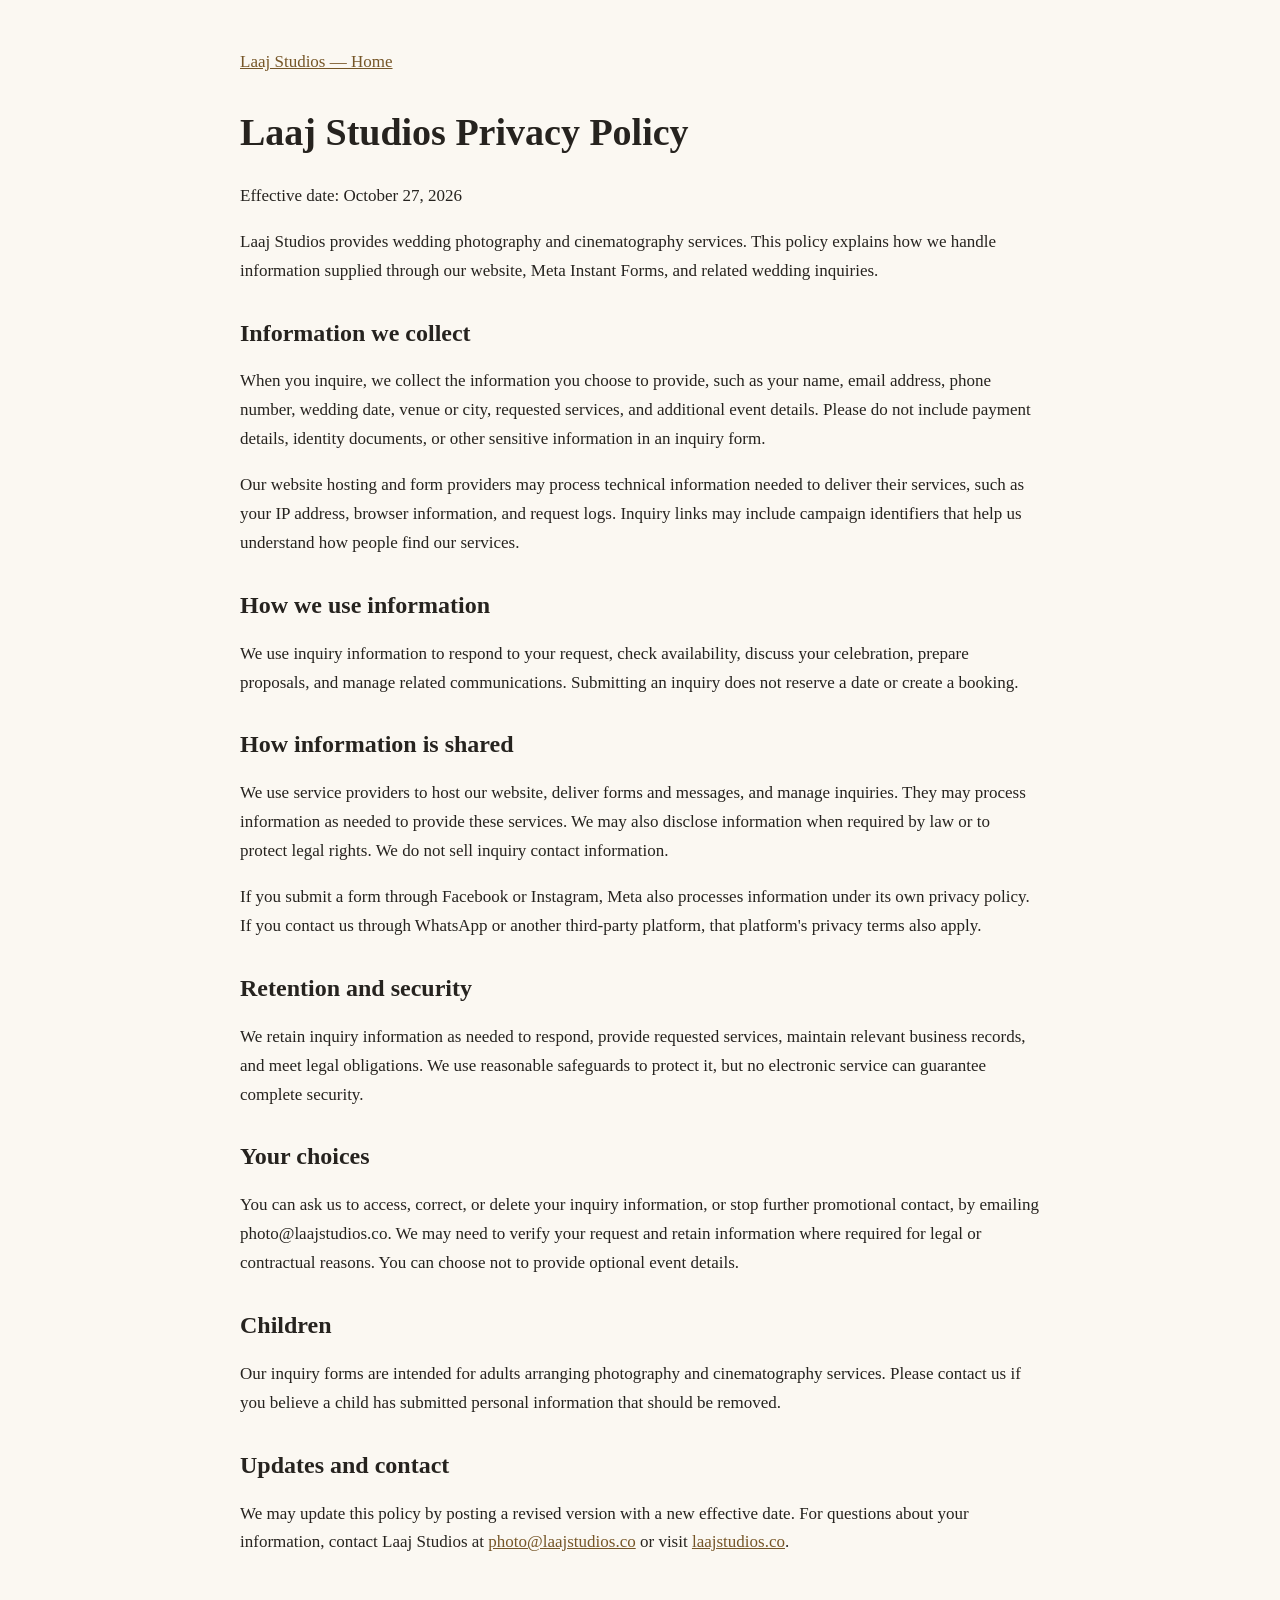
<file: privacy-policy.html>
<!doctype html>
<html lang="en"><head><meta charset="utf-8"><meta name="viewport" content="width=device-width,initial-scale=1"><title>Privacy Policy | Laaj Studios</title><style>body{margin:0;background:#fbf8f2;color:#26231f;font:17px/1.7 Georgia,serif}main{max-width:800px;margin:auto;padding:48px 24px}h1,h2{line-height:1.25}h1{font-size:38px}h2{margin-top:32px;font-size:24px}a{color:#765628}nav{margin-bottom:32px}</style></head><body><main><nav><a href="/">Laaj Studios — Home</a></nav>
<h1>Laaj Studios Privacy Policy</h1>
<p>Effective date: October 27, 2026</p>
<p>Laaj Studios provides wedding photography and cinematography services. This policy explains how we handle information supplied through our website, Meta Instant Forms, and related wedding inquiries.</p>
<h2>Information we collect</h2>
<p>When you inquire, we collect the information you choose to provide, such as your name, email address, phone number, wedding date, venue or city, requested services, and additional event details. Please do not include payment details, identity documents, or other sensitive information in an inquiry form.</p>
<p>Our website hosting and form providers may process technical information needed to deliver their services, such as your IP address, browser information, and request logs. Inquiry links may include campaign identifiers that help us understand how people find our services.</p>
<h2>How we use information</h2>
<p>We use inquiry information to respond to your request, check availability, discuss your celebration, prepare proposals, and manage related communications. Submitting an inquiry does not reserve a date or create a booking.</p>
<h2>How information is shared</h2>
<p>We use service providers to host our website, deliver forms and messages, and manage inquiries. They may process information as needed to provide these services. We may also disclose information when required by law or to protect legal rights. We do not sell inquiry contact information.</p>
<p>If you submit a form through Facebook or Instagram, Meta also processes information under its own privacy policy. If you contact us through WhatsApp or another third-party platform, that platform's privacy terms also apply.</p>
<h2>Retention and security</h2>
<p>We retain inquiry information as needed to respond, provide requested services, maintain relevant business records, and meet legal obligations. We use reasonable safeguards to protect it, but no electronic service can guarantee complete security.</p>
<h2>Your choices</h2>
<p>You can ask us to access, correct, or delete your inquiry information, or stop further promotional contact, by emailing photo@laajstudios.co. We may need to verify your request and retain information where required for legal or contractual reasons. You can choose not to provide optional event details.</p>
<h2>Children</h2>
<p>Our inquiry forms are intended for adults arranging photography and cinematography services. Please contact us if you believe a child has submitted personal information that should be removed.</p>
<h2>Updates and contact</h2>
<p>We may update this policy by posting a revised version with a new effective date. For questions about your information, contact Laaj Studios at <a href="mailto:photo@laajstudios.co">photo@laajstudios.co</a> or visit <a href="https://laajstudios.co">laajstudios.co</a>.</p>
</main></body></html>
</file>
<file: css/styles.css>
/* Layout concept: an editorial bridal-magazine spread. Espresso "night" panels alternate with ivory "day" pages;
   photographs sit in Mughal arch frames; champagne-gold hairlines stand in for zari borders.
   Red is reserved for the photographs themselves. */
:root {
  --pearl: #f8f5f0;      /* ivory day pages */
  --sand: #eee8df;       /* soft panels on day pages */
  --night: #17140f;      /* espresso night panels */
  --night-2: #221e18;    /* raised surfaces on night panels */
  --accent: #8a6a3c;     /* antique bronze: italic accents on ivory */
  --gold: #c8a76e;       /* champagne gold, on dark */
  --gold-deep: #8a6a3c;  /* gold that reads on ivory */
  --ink: #1d1a16;        /* text on ivory */
  --ink-soft: #6a6259;   /* secondary text on ivory */
  --cream: #f4eee4;      /* text on night */
  --cream-soft: #bdb3a5; /* secondary text on night */

  --f-display: "Playfair Display", Georgia, "Times New Roman", serif;
  --f-body: "DM Sans", "Helvetica Neue", Arial, sans-serif;
  --f-urdu: "Noto Nastaliq Urdu", "Jameel Noori Nastaleeq", serif;

  --step--1: 0.8125rem;
  --step-0: 1.0625rem;
  --step-1: 1.3rem;
  --step-2: clamp(1.6rem, 1.2rem + 1.6vw, 2.3rem);
  --step-3: clamp(2.2rem, 1.4rem + 3.2vw, 3.6rem);
  --step-4: clamp(2.7rem, 1.6rem + 4.6vw, 5rem);

  --gutter: clamp(16px, 5vw, 72px);
  --max: 1240px;
  --arch: 999px 999px 4px 4px;
  color-scheme: light;
}

*, *::before, *::after { box-sizing: border-box; }
[hidden] { display: none !important; }
html { scroll-behavior: smooth; scroll-padding-top: 88px; }
body {
  margin: 0;
  background: var(--pearl);
  color: var(--ink);
  font: 400 var(--step-0)/1.65 var(--f-body);
  -webkit-font-smoothing: antialiased;
  overflow-x: hidden;
}
img { max-width: 100%; display: block; height: auto; }
a { color: inherit; }
h1, h2, h3 { font-family: var(--f-display); font-weight: 500; line-height: 1.08; margin: 0; text-wrap: balance; letter-spacing: -0.01em; }
h1 em, h2 em { font-style: italic; color: var(--accent); }
p { margin: 0; }
:focus-visible { outline: 2px solid var(--gold); outline-offset: 3px; }

.skip { position: absolute; left: -9999px; }
.skip:focus { left: 16px; top: 16px; z-index: 100; background: var(--pearl); padding: .5rem 1rem; }

.eyebrow {
  font: 500 var(--step--1)/1 var(--f-body);
  letter-spacing: .28em; text-transform: uppercase;
  color: var(--gold-deep);
  display: flex; align-items: center; gap: .9rem;
}
.eyebrow::before { content: ""; width: 2.2rem; height: 1px; background: currentColor; }
.eyebrow--gold { color: var(--gold); }
.section-head--centre .eyebrow { justify-content: center; }

/* Buttons */
.btn {
  display: inline-flex; align-items: center; justify-content: center;
  min-height: 48px; padding: .85rem 1.9rem;
  font: 500 .78rem/1 var(--f-body); letter-spacing: .22em; text-transform: uppercase;
  text-decoration: none; border: 1px solid transparent; border-radius: 0;
  cursor: pointer; transition: background .3s, color .3s, border-color .3s, transform .3s;
}
.btn:hover { transform: translateY(-1px); }
.btn--gold { background: var(--gold); color: var(--night); }
.btn--gold:hover { background: var(--cream); }
.btn--dark { background: var(--night); color: var(--cream); }
.btn--dark:hover { background: var(--accent); }
.btn--line { border-color: var(--gold); color: var(--cream); background: transparent; }
.btn--line:hover { background: var(--gold); color: var(--night); }
.btn--line-dark { border-color: var(--ink); color: var(--ink); background: transparent; }
.btn--line-dark:hover { background: var(--ink); color: var(--pearl); }
.btn--text { background: none; color: var(--cream-soft); padding-inline: 0; }
.btn--text:hover { color: var(--cream); transform: none; }

/* Ribbon + nav */
.ribbon {
  background: var(--night); color: var(--gold);
  display: flex; justify-content: center; flex-wrap: wrap; gap: .4rem 1.2rem;
  padding: .55rem var(--gutter);
  font: 400 var(--step--1)/1.4 var(--f-body); letter-spacing: .14em; text-transform: uppercase; text-align: center;
}
.ribbon a { color: var(--cream); text-underline-offset: 4px; }

.nav {
  position: sticky; top: env(safe-area-inset-top, 0px); z-index: 50;
  display: flex; align-items: center; justify-content: space-between; gap: 1.5rem;
  padding: .55rem var(--gutter);
  background: color-mix(in srgb, var(--pearl) 92%, transparent);
  backdrop-filter: blur(10px);
  border-bottom: 1px solid color-mix(in srgb, var(--gold-deep) 25%, transparent);
}
.nav__brand { display: flex; align-items: center; text-decoration: none; }
.nav__brand img { height: 62px; width: auto; }
.nav__links { display: flex; gap: 2rem; }
.nav__links a { font-size: .78rem; letter-spacing: .2em; text-transform: uppercase; text-decoration: none; color: var(--ink-soft); transition: color .2s; }
.nav__links a:hover { color: var(--accent); }

/* Hero */
.hero {
  background: radial-gradient(ellipse at 75% 40%, var(--night-2), var(--night) 65%);
  color: var(--cream);
  display: grid; grid-template-columns: minmax(0, 1fr) minmax(0, 1.45fr); align-items: center;
  gap: clamp(2rem, 4vw, 4rem);
  padding: clamp(3rem, 6vw, 5.5rem) var(--gutter);
  overflow: hidden;
}
.hero__text { display: grid; gap: 1.6rem; max-width: 34rem; min-width: 0; }
.hero__logo { width: clamp(200px, 22vw, 300px); height: auto; margin-bottom: .6rem; }
.hero h1 { font-size: clamp(2.6rem, 1.2rem + 3.4vw, 4.4rem); }
.hero h1 em { color: var(--gold); }
.hero__lede { color: var(--cream-soft); font-size: 1.12rem; max-width: 31rem; }
.hero__ctas { display: flex; flex-wrap: wrap; gap: .8rem; }
.hero__note { font-size: var(--step--1); letter-spacing: .08em; color: var(--cream-soft); }

.hero__arches { display: grid; grid-template-columns: 1fr 1.25fr 1fr; align-items: end; gap: clamp(.6rem, 1.4vw, 1.2rem); }
.arch { margin: 0; border-radius: var(--arch); overflow: hidden; aspect-ratio: 2 / 3.2; max-width: 100%; position: relative;
  box-shadow: 0 0 0 1px color-mix(in srgb, var(--gold) 55%, transparent), 0 30px 60px -30px #000; }
.arch::after { content: ""; position: absolute; inset: 8px; border-radius: var(--arch); border: 1px solid color-mix(in srgb, var(--gold) 45%, transparent); pointer-events: none; }
.arch img { width: 100%; height: 100%; object-fit: cover; }
.arch--rect, .arch--rect::after { border-radius: 2px; }
.arch--side { transform: translateY(-2rem); }
.arch--low { transform: translateY(2rem); }
@media (prefers-reduced-motion: no-preference) {
  .arch { animation: rise 1.4s cubic-bezier(.2,.7,.1,1) both; }
  .arch--centre { animation-delay: .15s; }
  .arch--low { animation-delay: .3s; }
  @keyframes rise { from { clip-path: inset(100% 0 0 0); } to { clip-path: inset(0 0 0 0); } }
}

/* Meaning strip */
.meaning {
  display: grid; grid-template-columns: auto minmax(0, 1fr); align-items: center; gap: clamp(1.5rem, 5vw, 5rem);
  max-width: 980px; margin: 0 auto; padding: clamp(3.5rem, 8vw, 6rem) var(--gutter);
}
.meaning__urdu { font: 500 clamp(4.5rem, 10vw, 7.5rem)/1.6 var(--f-urdu); color: var(--accent); }
.meaning__def { display: grid; gap: .8rem; border-left: 1px solid var(--gold-deep); padding-left: clamp(1.2rem, 3vw, 2.5rem); }
.meaning__word { font: italic 500 var(--step-2)/1.2 var(--f-display); }
.meaning__word span { font: 400 var(--step--1)/1 var(--f-body); font-style: normal; letter-spacing: .12em; color: var(--ink-soft); margin-left: .6rem; }
.meaning__def p:last-child { color: var(--ink-soft); max-width: 62ch; }

/* Section heads */
.section-head { display: grid; gap: 1.1rem; max-width: 46rem; margin-bottom: clamp(2rem, 5vw, 3.5rem); }
.section-head h2 { font-size: var(--step-3); }
.section-head--centre { text-align: center; margin-inline: auto; }
.section-head__sub { color: var(--ink-soft); max-width: 40rem; margin-inline: auto; }

/* Work */
.work { padding: clamp(2rem, 5vw, 4rem) var(--gutter) clamp(4rem, 9vw, 7rem); max-width: var(--max); margin: 0 auto; }
.portfolio-nav { display: flex; flex-wrap: wrap; gap: .5rem 2rem; margin: -1rem 0 clamp(2.5rem, 5vw, 3.5rem); }
.portfolio-nav a { font-size: .75rem; letter-spacing: .22em; text-transform: uppercase; text-decoration: none; color: var(--ink-soft); border-bottom: 1px solid var(--gold-deep); padding-bottom: .3rem; }
.portfolio-nav a:hover { color: var(--accent); }
.portfolio { display: grid; grid-template-columns: minmax(0, 15rem) minmax(0, 1fr); gap: clamp(1.5rem, 4vw, 3.5rem); padding-block: clamp(2rem, 4vw, 3rem); border-top: 1px solid color-mix(in srgb, var(--gold-deep) 35%, transparent); }
.portfolio__head { display: grid; gap: .6rem; align-content: start; position: sticky; top: 96px; }
.portfolio__head h3 { font-size: var(--step-2); }
.portfolio__kicker { font-size: var(--step--1); letter-spacing: .18em; text-transform: uppercase; color: var(--gold-deep); }
.gallery { display: grid; grid-template-columns: repeat(3, minmax(0, 1fr)); gap: clamp(.6rem, 1.4vw, 1.1rem); }
.gallery__item {
  display: block; width: 100%; margin: 0; padding: 0; border: 0; background: var(--sand); aspect-ratio: 2 / 3; max-width: 100%;
  cursor: zoom-in; overflow: hidden; break-inside: avoid;
}
.gallery__item img { width: 100%; height: 100%; object-fit: cover; transition: transform 1.2s cubic-bezier(.2,.7,.1,1), filter .6s; }
.gallery__item:hover img { transform: scale(1.04); }
.inline-cta { display: flex; flex-wrap: wrap; align-items: center; justify-content: center; gap: 1rem 2rem; margin-top: clamp(2.5rem, 5vw, 3.5rem); text-align: center; }
.inline-cta p { font: italic 500 var(--step-2)/1.2 var(--f-display); }

/* Film */
.film {
  background: var(--night); color: var(--cream);
  display: grid; grid-template-columns: minmax(0, .9fr) minmax(0, 1.1fr); gap: clamp(2rem, 6vw, 6rem); align-items: center;
  padding: clamp(4rem, 9vw, 7rem) var(--gutter);
}
.film__still { margin: 0; justify-self: center; width: min(100%, 420px); border-radius: var(--arch); overflow: hidden; aspect-ratio: 2 / 3; box-shadow: 0 0 0 1px var(--gold); }
.film__still img { width: 100%; height: 100%; object-fit: cover; }
.film__text { display: grid; gap: 1.4rem; max-width: 36rem; min-width: 0; justify-items: start; }
.film h2 { font-size: var(--step-3); }
.film h2 em { color: var(--gold); }
.film__text > p { color: var(--cream-soft); }
.ticks { list-style: none; padding: 0; margin: 0; display: grid; gap: .55rem; }
.ticks li { padding-left: 1.6rem; position: relative; }
.ticks li::before { content: "✦"; position: absolute; left: 0; color: var(--gold); font-size: .75rem; top: .3rem; }

/* Process */
.process { background: var(--sand); color: var(--ink); padding: clamp(4rem, 9vw, 7rem) var(--gutter); }
.process > * { max-width: var(--max); margin-inline: auto; }
.process .eyebrow { color: var(--gold-deep); }
.steps { list-style: none; padding: 0; display: grid; grid-template-columns: repeat(4, minmax(0, 1fr)); gap: clamp(1.5rem, 3vw, 2.5rem); }
.steps li { display: grid; gap: .8rem; align-content: start; border-top: 1px solid var(--gold-deep); padding-top: 1.4rem; }
.steps__n { font: italic 500 2.2rem/1 var(--f-display); color: var(--accent); }
.steps h3 { font-size: var(--step-1); }
.steps p { color: var(--ink-soft); font-size: .98rem; }

/* FAQ */
.faq { padding: clamp(4rem, 9vw, 7rem) var(--gutter); max-width: 980px; margin: 0 auto; }
.faq__list { border-top: 1px solid color-mix(in srgb, var(--gold-deep) 35%, transparent); }
.faq details { border-bottom: 1px solid color-mix(in srgb, var(--gold-deep) 35%, transparent); }
.faq summary { list-style: none; cursor: pointer; display: flex; justify-content: space-between; gap: 1rem; padding: 1.4rem 0; font: 500 var(--step-1)/1.3 var(--f-display); }
.faq summary::-webkit-details-marker { display: none; }
.faq summary::after { content: "+"; font-family: var(--f-body); font-weight: 400; color: var(--accent); transition: transform .3s; }
.faq details[open] summary::after { transform: rotate(45deg); }
.faq details p { padding-bottom: 1.5rem; color: var(--ink-soft); max-width: 62ch; }

/* Enquiry */
.enquire {
  background: var(--night); color: var(--cream);
  display: grid; grid-template-columns: minmax(0, .85fr) minmax(0, 1.15fr); gap: clamp(2.5rem, 6vw, 6rem);
  padding: clamp(4rem, 9vw, 7rem) var(--gutter);
}
.enquire__intro { display: grid; gap: 1.3rem; align-content: start; max-width: 30rem; }
.enquire__mark { width: 52px; height: auto; }
.enquire h2 { font-size: var(--step-3); }
.enquire h2 em { color: var(--gold); }
.enquire__intro > p { color: var(--cream-soft); }
.enquire__alt a { color: var(--gold); text-underline-offset: 4px; }
.enquire__alt a:hover { color: var(--cream); }
.contact-list { list-style: none; padding: 0; margin: .6rem 0 0; display: grid; border-top: 1px solid color-mix(in srgb, var(--gold) 30%, transparent); }
.contact-list li { display: flex; justify-content: space-between; gap: 1rem; flex-wrap: wrap; padding: .9rem 0; border-bottom: 1px solid color-mix(in srgb, var(--gold) 30%, transparent); }
.contact-list span { font-size: var(--step--1); letter-spacing: .2em; text-transform: uppercase; color: var(--cream-soft); }
.contact-list a { text-decoration: none; overflow-wrap: anywhere; }
.contact-list a:hover { color: var(--gold); }

.form { background: var(--night-2); padding: clamp(1.4rem, 4vw, 3rem); border: 1px solid color-mix(in srgb, var(--gold) 35%, transparent); min-width: 0; align-self: start; }
.form__progress { list-style: none; padding: 0; margin: 0 0 2rem; display: grid; grid-template-columns: repeat(3, 1fr); gap: .5rem; counter-reset: s; }
.form__progress li { counter-increment: s; font-size: .7rem; letter-spacing: .18em; text-transform: uppercase; color: var(--cream-soft); padding-top: .7rem; border-top: 2px solid color-mix(in srgb, var(--cream) 15%, transparent); transition: border-color .3s, color .3s; }
.form__progress li::before { content: counter(s, lower-roman) ". "; font-family: var(--f-display); font-style: italic; }
.form__progress li.is-active, .form__progress li.is-done { border-color: var(--gold); color: var(--cream); }
.form__step { border: 0; padding: 0; margin: 0; display: none; gap: 1.4rem; min-width: 0; }
.form__step.is-active { display: grid; }
@media (prefers-reduced-motion: no-preference) { .form__step.is-active { animation: fade .5s ease both; } @keyframes fade { from { opacity: .2; transform: translateY(6px); } } }
.form legend { font: italic 500 var(--step-2)/1.2 var(--f-display); padding: 0; margin-bottom: 1.4rem; color: var(--cream); }
.field { display: grid; gap: .5rem; min-width: 0; }
.field-row { display: grid; grid-template-columns: repeat(2, minmax(0, 1fr)); gap: 1rem; }
.field label, .field__label { font-size: .72rem; letter-spacing: .18em; text-transform: uppercase; color: var(--cream-soft); }
.form input[type="text"], .form input[type="email"], .form input[type="tel"], .form input[type="date"], .form select, .form textarea {
  width: 100%; min-width: 0; background: transparent; color: var(--cream); color-scheme: dark;
  border: 0; border-bottom: 1px solid color-mix(in srgb, var(--cream) 30%, transparent); border-radius: 0;
  padding: .7rem 0; font: 400 1.05rem/1.4 var(--f-body);
  transition: border-color .2s;
}
.form select option { background: var(--night); color: var(--cream); }
.form input:focus, .form select:focus, .form textarea:focus { outline: none; border-bottom-color: var(--gold); }
.form textarea { resize: vertical; }
.form ::placeholder { color: color-mix(in srgb, var(--cream) 35%, transparent); }
.form .is-invalid { border-bottom-color: #e07a6e !important; }
.check { display: flex; align-items: center; gap: .55rem; cursor: pointer; text-transform: none !important; letter-spacing: .02em !important; font-size: .9rem !important; }
.check input { accent-color: var(--gold); width: 1rem; height: 1rem; }
.chips { display: flex; flex-wrap: wrap; gap: .5rem; }
.chip { cursor: pointer; }
.chip input { position: absolute; opacity: 0; pointer-events: none; }
.chip span { display: inline-block; padding: .55rem 1rem; border: 1px solid color-mix(in srgb, var(--cream) 30%, transparent); font-size: .9rem; transition: all .2s; }
.chip:hover span { border-color: var(--gold); }
.chip input:checked + span { background: var(--gold); border-color: var(--gold); color: var(--night); }
.chip input:focus-visible + span { outline: 2px solid var(--gold); outline-offset: 2px; }
.form__nav { display: flex; justify-content: space-between; align-items: center; gap: 1rem; margin-top: .6rem; }
.form__privacy { font-size: .8rem; color: var(--cream-soft); }
.form__error { color: #f0a59b; font-size: .92rem; margin-top: 1rem; }
.form__done { display: grid; gap: 1.1rem; justify-items: start; }
.form__done h3 { font-size: var(--step-2); }
.form__done p { color: var(--cream-soft); }
.hp { position: absolute; left: -9999px; }

/* Footer */
.footer { background: var(--night); color: var(--cream-soft); text-align: center; display: grid; justify-items: center; gap: 1.2rem; padding: 4rem var(--gutter) calc(6rem + env(safe-area-inset-bottom, 0px)); border-top: 1px solid color-mix(in srgb, var(--gold) 25%, transparent); }
.footer__logo { width: 130px; height: auto; }
.footer__links { display: flex; flex-wrap: wrap; justify-content: center; gap: .6rem 2rem; }
.footer__links a { text-decoration: none; }
.footer__links a:hover { color: var(--gold); }
.footer__copy { font-size: .8rem; }

/* Floating WhatsApp + mobile bar */
.wa-float {
  position: fixed; right: 20px; bottom: calc(20px + env(safe-area-inset-bottom, 0px)); z-index: 60;
  width: 56px; height: 56px; border-radius: 50%; display: grid; place-items: center;
  background: var(--gold); color: var(--night); box-shadow: 0 10px 30px -8px rgba(0,0,0,.45);
  transition: transform .3s;
}
.wa-float:hover { transform: scale(1.06); }
.mobile-bar { display: none; }

/* Lightbox */
.lightbox { border: 0; padding: 0; background: transparent; max-width: 92vw; max-height: 92vh; }
.lightbox::backdrop { background: rgba(20, 6, 8, .92); }
.lightbox img { max-width: 92vw; max-height: 88vh; width: auto; }
.lightbox__nav { position: fixed; top: 50%; transform: translateY(-50%); background: none; border: 0; color: var(--cream); font: 300 3.2rem/1 var(--f-display); cursor: pointer; padding: 1rem; }
.lightbox__nav--prev { left: 8px; }
.lightbox__nav--next { right: 8px; }
.lightbox__close { position: fixed; top: 16px; right: 20px; background: none; border: 0; color: var(--cream); font-size: 2.4rem; cursor: pointer; line-height: 1; }

/* Responsive */
@media (max-width: 1000px) {
  .nav__links { display: none; }
  .hero { grid-template-columns: 1fr; }
  .hero__arches { max-width: 760px; width: 100%; margin-inline: auto; order: -1; padding-top: 2rem; }
  .film, .enquire { grid-template-columns: 1fr; }
  .portfolio { grid-template-columns: 1fr; }
  .portfolio__head { position: static; }
  .steps { grid-template-columns: repeat(2, minmax(0, 1fr)); }
}
@media (max-width: 640px) {
  .nav { padding-block: .6rem; }
  .nav__brand img { height: 50px; width: auto; }
      .nav__cta { padding: .7rem 1rem; min-height: 40px; font-size: .72rem; letter-spacing: .12em; }
  .hero__arches { padding-bottom: 2.5rem; }
  .form__progress li { font-size: .68rem; letter-spacing: .1em; }
  .meaning { grid-template-columns: 1fr; text-align: left; gap: .5rem; }
  .meaning__urdu { line-height: 1.9; font-size: 4rem; }
  .steps { grid-template-columns: 1fr; }
  .field-row { grid-template-columns: 1fr; }
  .gallery { grid-template-columns: repeat(2, minmax(0, 1fr)); }
  .wa-float { display: none; }
  .mobile-bar {
    display: grid; grid-template-columns: 1fr 1fr 1fr 1.4fr; position: fixed; inset: auto 0 0 0; z-index: 60;
    background: var(--night); border-top: 1px solid color-mix(in srgb, var(--gold) 40%, transparent);
    padding-bottom: env(safe-area-inset-bottom, 0px);
  }
  .mobile-bar a { text-align: center; padding: 1rem .3rem; font-size: .75rem; letter-spacing: .1em; font-weight: 500; text-transform: uppercase; text-decoration: none; color: var(--cream); }
  .mobile-bar__primary { background: var(--gold); color: var(--night) !important; font-weight: 500; }
}
@media (prefers-reduced-motion: reduce) { html { scroll-behavior: auto; } * { transition: none !important; } }
</file>
<file: css/builder.css>
/* Package builder: choices on the left as ivory cards, a sticky espresso "Your package" card on the right
   that totals as the client chooses. Reuses the tokens defined in styles.css. */

.b-hero { max-width: var(--max); margin: 0 auto; padding: clamp(2.5rem, 6vw, 4.5rem) var(--gutter) clamp(1.5rem, 3vw, 2.5rem); display: grid; gap: 1rem; }
.b-hero h1 { font-size: var(--step-3); }
.b-hero__lede { color: var(--ink-soft); max-width: 46rem; }
.b-steps { list-style: none; padding: 0; margin: .8rem 0 0; display: flex; flex-wrap: wrap; gap: .5rem 1.6rem; counter-reset: s; }
.b-steps li { counter-increment: s; }
.b-steps a { font-size: .75rem; letter-spacing: .18em; text-transform: uppercase; text-decoration: none; color: var(--ink-soft); }
.b-steps a::before { content: counter(s, lower-roman) ". "; font-family: var(--f-display); font-style: italic; color: var(--gold-deep); text-transform: none; }
.b-steps a:hover { color: var(--accent); }

.b-grid { max-width: var(--max); margin: 0 auto; padding: 0 var(--gutter) clamp(4rem, 8vw, 6rem); display: grid; grid-template-columns: minmax(0, 1fr) minmax(0, 23rem); gap: clamp(1.5rem, 4vw, 3.5rem); align-items: start; }
.b-main { display: grid; gap: clamp(1.5rem, 3vw, 2.2rem); min-width: 0; grid-column: 1; }
.b-details { grid-column: 1; }
#b-sections { display: grid; gap: clamp(1.5rem, 3vw, 2.2rem); }

.b-section { background: var(--sand); padding: clamp(1.4rem, 3vw, 2.2rem); display: grid; gap: 1.3rem; scroll-margin-top: 96px; }
.b-section__head { display: grid; gap: .35rem; }
.b-section__head h2 { font-size: var(--step-2); }
.b-section__head p { color: var(--ink-soft); font-size: .98rem; }
.b-section.is-locked .b-items { opacity: .45; }
.b-locked { font-size: .9rem; color: var(--accent); border-left: 2px solid var(--gold-deep); padding-left: .8rem; }

/* fields */
.b-row { display: grid; grid-template-columns: repeat(2, minmax(0, 1fr)); gap: 1rem; }
.b-row--event { grid-template-columns: minmax(0, 1fr) minmax(0, 1fr) minmax(0, 7.5rem); }
.b-items { display: grid; grid-template-columns: minmax(0, 1fr); gap: 1rem; max-width: 36rem; }
.b-field { display: grid; gap: .4rem; min-width: 0; align-content: start; }
.b-field label, .b-check { font-size: .72rem; letter-spacing: .16em; text-transform: uppercase; color: var(--ink-soft); }
.b-field select, .b-field input, .b-field textarea {
  width: 100%; min-width: 0; font: 400 1rem/1.4 var(--f-body); color: var(--ink);
  background: var(--pearl); border: 1px solid color-mix(in srgb, var(--gold-deep) 35%, transparent); border-radius: 2px;
  padding: .7rem .8rem; transition: border-color .2s;
}
.b-field select {
  appearance: none; padding-right: 2.2rem; cursor: pointer;
  background-image: linear-gradient(45deg, transparent 50%, var(--gold-deep) 50%), linear-gradient(135deg, var(--gold-deep) 50%, transparent 50%);
  background-position: calc(100% - 1.1rem) 52%, calc(100% - .75rem) 52%; background-size: .35rem .35rem; background-repeat: no-repeat;
}
.b-field select:disabled { cursor: not-allowed; }
.b-field select:focus, .b-field input:focus, .b-field textarea:focus { outline: none; border-color: var(--gold-deep); box-shadow: 0 0 0 2px color-mix(in srgb, var(--gold) 35%, transparent); }
.b-field .is-invalid { border-color: #b4483c; }
.b-field textarea { resize: vertical; }
.b-check { display: flex; align-items: center; gap: .5rem; text-transform: none; letter-spacing: .02em; font-size: .88rem; cursor: pointer; }
.b-check input { width: 1rem; height: 1rem; accent-color: var(--gold-deep); }

/* event cards */
.b-events { display: grid; gap: 1rem; }
.b-event { background: var(--pearl); border: 1px solid color-mix(in srgb, var(--gold-deep) 25%, transparent); padding: clamp(1rem, 2.5vw, 1.5rem); display: grid; gap: 1rem; }
.b-event__head { display: flex; justify-content: space-between; align-items: baseline; gap: 1rem; }
.b-event__num { font: italic 500 1.15rem/1 var(--f-display); color: var(--accent); }
.b-event__remove { background: none; border: 0; padding: .3rem 0; font: 500 .72rem/1 var(--f-body); letter-spacing: .16em; text-transform: uppercase; color: var(--ink-soft); cursor: pointer; text-decoration: underline; text-underline-offset: 3px; }
.b-event__remove:hover { color: var(--accent); }
.b-event__price { font-size: .9rem; color: var(--accent); }
.b-add { justify-self: start; }

/* summary */
.b-summary { grid-column: 2; grid-row: 1 / span 2; align-self: start; position: sticky; top: calc(96px + env(safe-area-inset-top, 0px)); scroll-margin-top: 96px; min-width: 0; }
.b-summary__card { background: var(--night); color: var(--cream); padding: clamp(1.4rem, 3vw, 2rem); display: grid; gap: 1.1rem; border: 1px solid color-mix(in srgb, var(--gold) 35%, transparent); }
.b-summary__card h2 { font-size: var(--step-1); }
.b-lines { list-style: none; padding: 0; margin: 0; display: grid; max-height: min(50vh, 30rem); overflow-y: auto; }
.b-line { display: flex; justify-content: space-between; align-items: baseline; gap: 1rem; padding: .7rem 0; border-bottom: 1px solid color-mix(in srgb, var(--gold) 22%, transparent); }
.b-line > div { display: grid; gap: .15rem; min-width: 0; }
.b-line__label { font-weight: 500; font-size: .95rem; }
.b-line__detail { font-size: .82rem; color: var(--cream-soft); }
.b-total { display: flex; justify-content: space-between; align-items: baseline; gap: 1rem; padding-top: .3rem; }
.b-total span { font-size: .72rem; letter-spacing: .18em; text-transform: uppercase; color: var(--gold); }
.b-total strong { font: 500 clamp(1.8rem, 1.4rem + 1vw, 2.3rem)/1 var(--f-display); font-variant-numeric: lining-nums tabular-nums; }
.b-note { font-size: .8rem; color: var(--cream-soft); }
.b-summary__cta { width: 100%; }
.b-reset { background: none; border: 0; padding: .4rem 0; font: 500 .72rem/1 var(--f-body); letter-spacing: .16em; text-transform: uppercase; color: var(--cream-soft); cursor: pointer; text-decoration: underline; text-underline-offset: 3px; justify-self: center; }
.b-reset:hover { color: var(--gold); }

/* form */
.b-form { display: grid; gap: 1rem; }
.b-error { color: #9a3b30; font-size: .95rem; }
.b-submit { justify-self: start; margin-top: .4rem; }
.b-fine { font-size: .82rem; color: var(--ink-soft); }

/* phone total bar */
.b-bar { display: none; }

/* client copy */
.b-done { max-width: 900px; margin: 0 auto; padding: clamp(2rem, 5vw, 3.5rem) var(--gutter) clamp(4rem, 8vw, 6rem); display: grid; gap: 1.6rem; outline: none; }
body.is-done .b-hero, body.is-done .b-grid, body.is-done .b-bar { display: none !important; }
.b-done__actions { display: grid; gap: 1rem; }
.b-done__status { font: italic 500 var(--step-1)/1.4 var(--f-display); }
.b-done__buttons { display: flex; flex-wrap: wrap; align-items: center; gap: .7rem; }
.b-done .b-reset { color: var(--ink-soft); }
.b-copy { background: #fff; border: 1px solid color-mix(in srgb, var(--gold-deep) 30%, transparent); padding: clamp(1.4rem, 4vw, 3rem); display: grid; gap: 1.4rem; }
.b-copy__head { display: flex; justify-content: space-between; align-items: center; gap: 1rem; flex-wrap: wrap; border-bottom: 1px solid color-mix(in srgb, var(--gold-deep) 30%, transparent); padding-bottom: 1rem; }
.b-copy__head img { width: 170px; height: auto; }
.b-copy__head div { text-align: right; }
.b-copy__ref { font-size: .75rem; letter-spacing: .16em; text-transform: uppercase; color: var(--ink-soft); }
.b-copy__ref strong { color: var(--ink); letter-spacing: .08em; }
.b-copy__date { font-size: .85rem; color: var(--ink-soft); }
.b-copy h2 { font-size: var(--step-2); }
.b-copy__client { display: grid; grid-template-columns: max-content minmax(0, 1fr); gap: .45rem 1.4rem; margin: 0; }
.b-copy__client dt { font-size: .72rem; letter-spacing: .16em; text-transform: uppercase; color: var(--ink-soft); padding-top: .15rem; }
.b-copy__client dd { margin: 0; overflow-wrap: anywhere; }
.b-copy__table { width: 100%; border-collapse: collapse; font-variant-numeric: tabular-nums; }
.b-copy__table th, .b-copy__table td { text-align: left; padding: .65rem 0; border-bottom: 1px solid color-mix(in srgb, var(--gold-deep) 20%, transparent); vertical-align: top; }
.b-copy__table thead th { font-size: .7rem; letter-spacing: .16em; text-transform: uppercase; color: var(--ink-soft); font-weight: 500; }
.b-copy__table th:last-child, .b-copy__table td:last-child { text-align: right; white-space: nowrap; padding-left: 1rem; }
.b-copy__table td strong { display: block; font-weight: 500; }
.b-copy__table td span { display: block; font-size: .88rem; color: var(--ink-soft); }
.b-copy__group th { font: italic 500 1.05rem/1.2 var(--f-display); color: var(--accent); padding-top: 1.2rem; text-align: left !important; }
.b-copy__table tfoot th, .b-copy__table tfoot td { border-bottom: 0; padding-top: 1rem; font: 500 1.3rem/1.2 var(--f-display); }
.b-copy__note, .b-copy__contact { font-size: .85rem; color: var(--ink-soft); }

@media (max-width: 960px) {
  .b-grid { grid-template-columns: 1fr; }
  .b-summary, .b-main, .b-details { grid-column: auto; grid-row: auto; }
  .b-summary { position: static; }
  .b-lines { max-height: none; }
  .page-builder .footer { padding-bottom: calc(5.5rem + env(safe-area-inset-bottom, 0px)); }
  .b-bar {
    display: flex; justify-content: space-between; align-items: center; gap: 1rem;
    position: fixed; inset: auto 0 0 0; z-index: 60;
    background: var(--night); color: var(--cream);
    padding: .7rem var(--gutter) calc(.7rem + env(safe-area-inset-bottom, 0px));
    border-top: 1px solid color-mix(in srgb, var(--gold) 40%, transparent);
  }
  .b-bar span { font-size: .75rem; letter-spacing: .14em; text-transform: uppercase; color: var(--cream-soft); }
  .b-bar strong { font: 500 1.3rem/1 var(--f-display); letter-spacing: 0; text-transform: none; color: var(--cream); margin-left: .4rem; }
  .b-bar .btn { min-height: 42px; padding: .6rem 1rem; font-size: .68rem; }
}
@media (max-width: 640px) {
  .b-row, .b-row--event { grid-template-columns: 1fr; }
  .b-copy__head div { text-align: left; }
}

@media print {
  body { background: #fff; }
  .ribbon, .nav, .footer, .b-bar, .b-done__actions, .wa-float, .mobile-bar, .skip { display: none !important; }
  .b-done { padding: 0; max-width: none; }
  .b-copy { border: 0; padding: 0; }
  .b-copy__table tr { break-inside: avoid; }
}

/* client copy lists selections only; the total sits alone in the footer */
.b-copy__table thead th[colspan], .b-copy__table td[colspan] { text-align: left; padding-left: 0; white-space: normal; }
</file>
